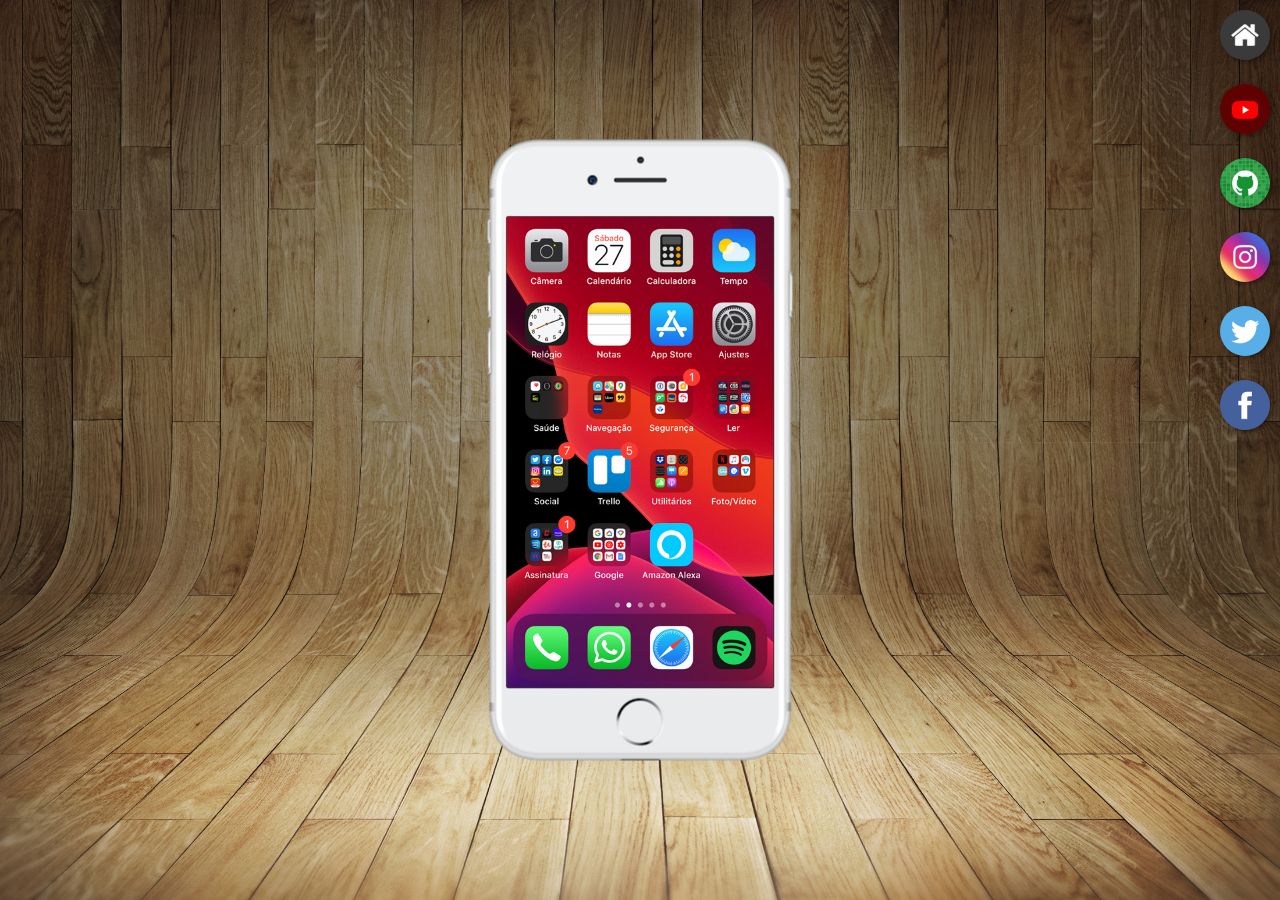
<file: index.html>
<!DOCTYPE html>
<html lang="pt-br">
<head>
    <meta charset="UTF-8">
    <meta http-equiv="X-UA-Compatible" content="IE=edge">
    <meta name="viewport" content="width=device-width, initial-scale=1.0">
    <link rel="stylesheet" href="estilos/style.css">
    <link rel="shortcut icon" href="imagens/favicon.ico" type="image/x-icon">
    <title>Projeto Redes Sociais</title>
</head>
<body>
    <main>
        <section id="telefone">
            <iframe name="tela" id="tela" src="home.html" frameborder="0">
                Seu navegador não é compativel com esse recurso.
            </iframe>
        </section>
        <section id="redes-sociais">

            <a href="home.html" target="tela"><img src="imagens/logo-home.jpg" alt="Home"></a><br>
            <a href="youtube.html" target="tela"><img src="imagens/logo-youtube.jpg" alt="YouTube"></a><br>
            <a href="github.html" target="tela"><img src="imagens/logo-github.jpg" alt="GitHub"></a><br>
            <a href="instagram.html" target="tela"><img src="imagens/logo-instagram.jpg" alt="Instagram"></a><br>
            <a href="twitter.html" target="tela"><img src="imagens/logo-twitter.jpg" alt="Twitter"></a><br>
            <a href="facebook.html" target="tela"><img src="imagens/logo-facebook.jpg" alt="FaceBook"></a>

        </section>
    </main>
</body>
</html>
</file>
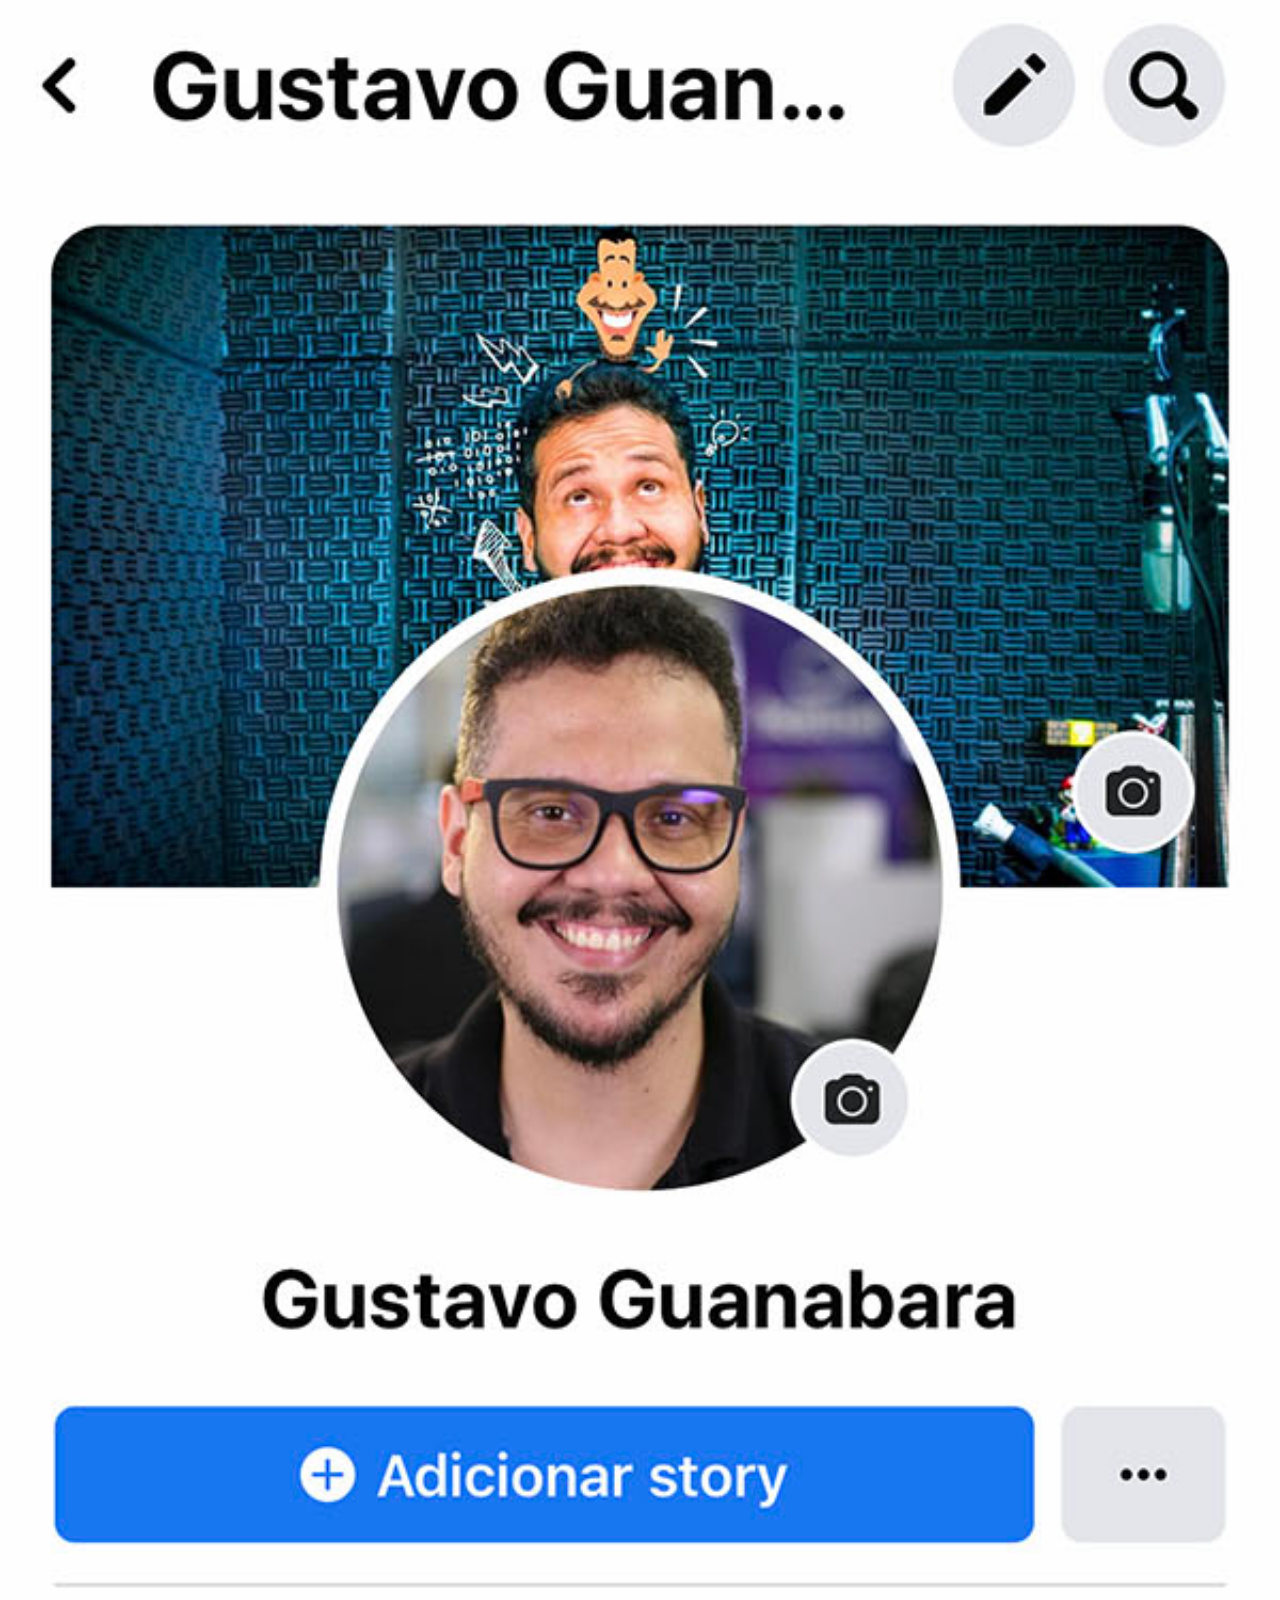
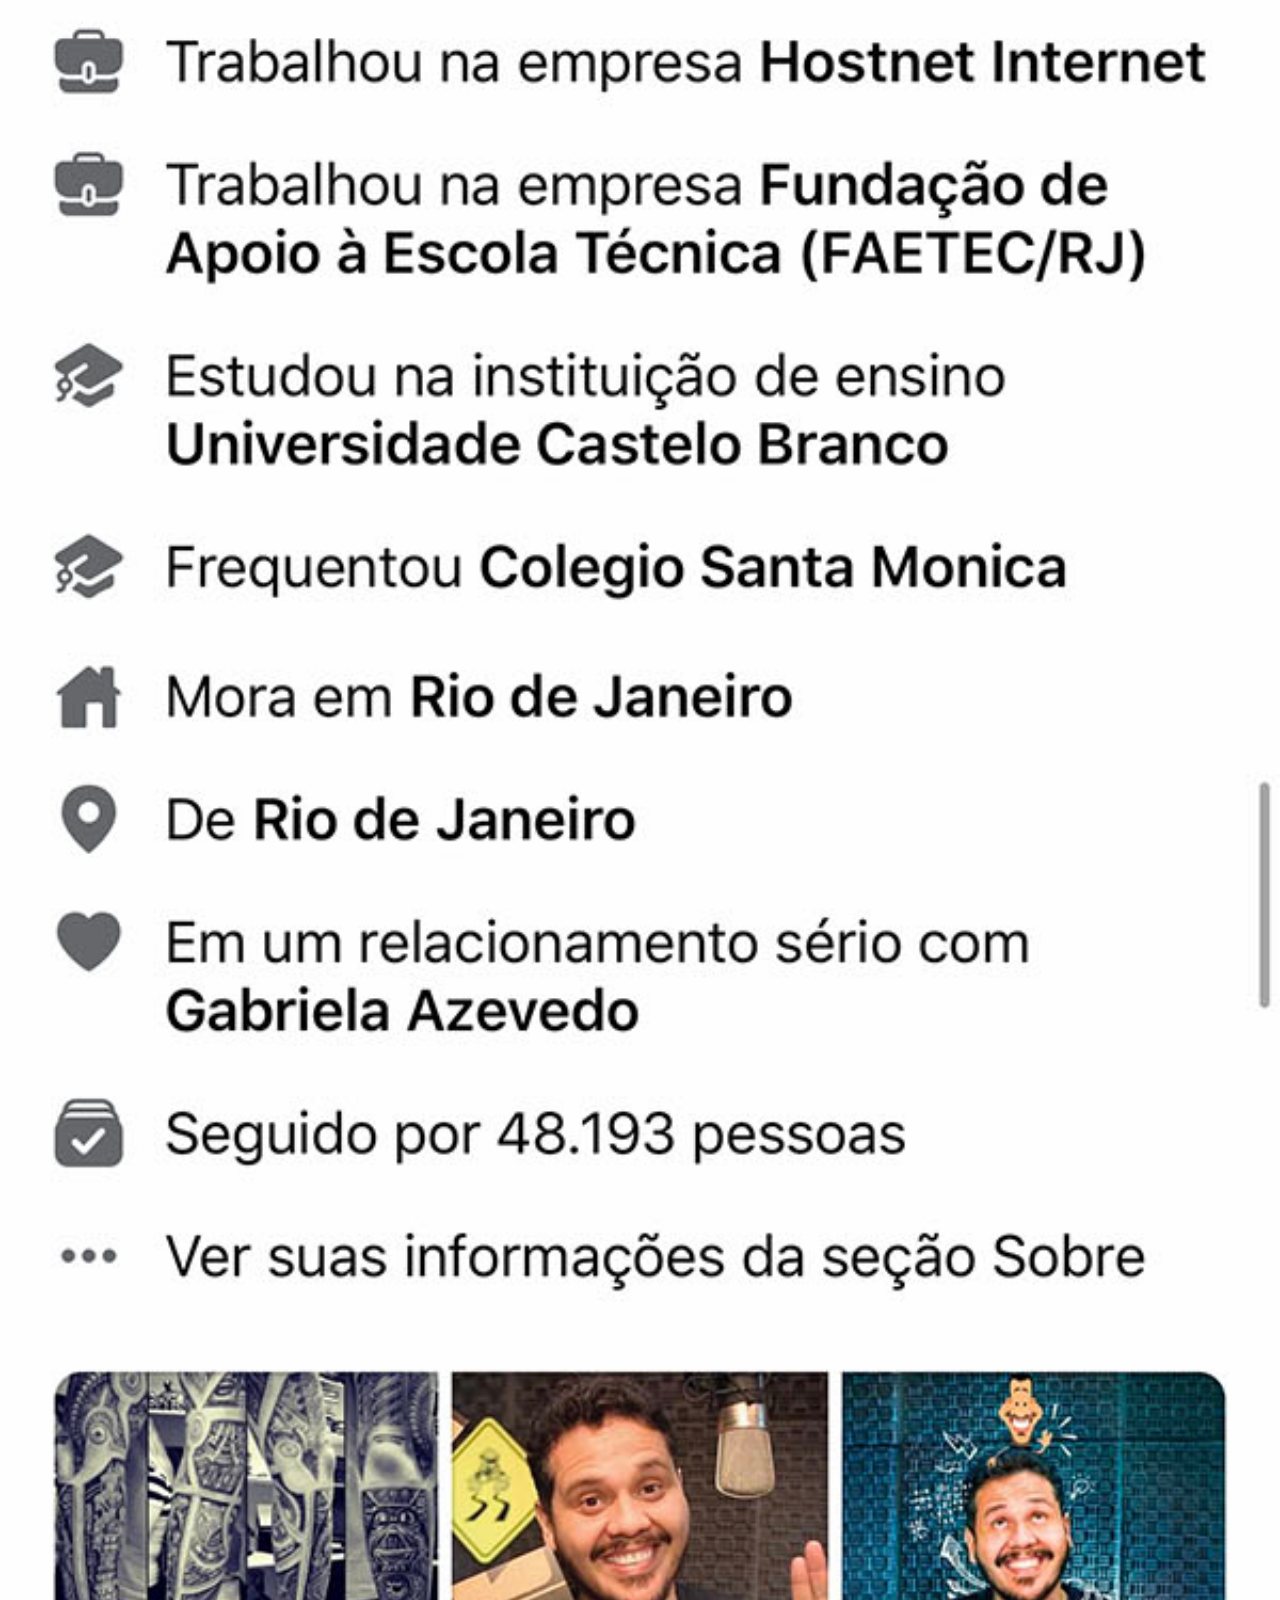
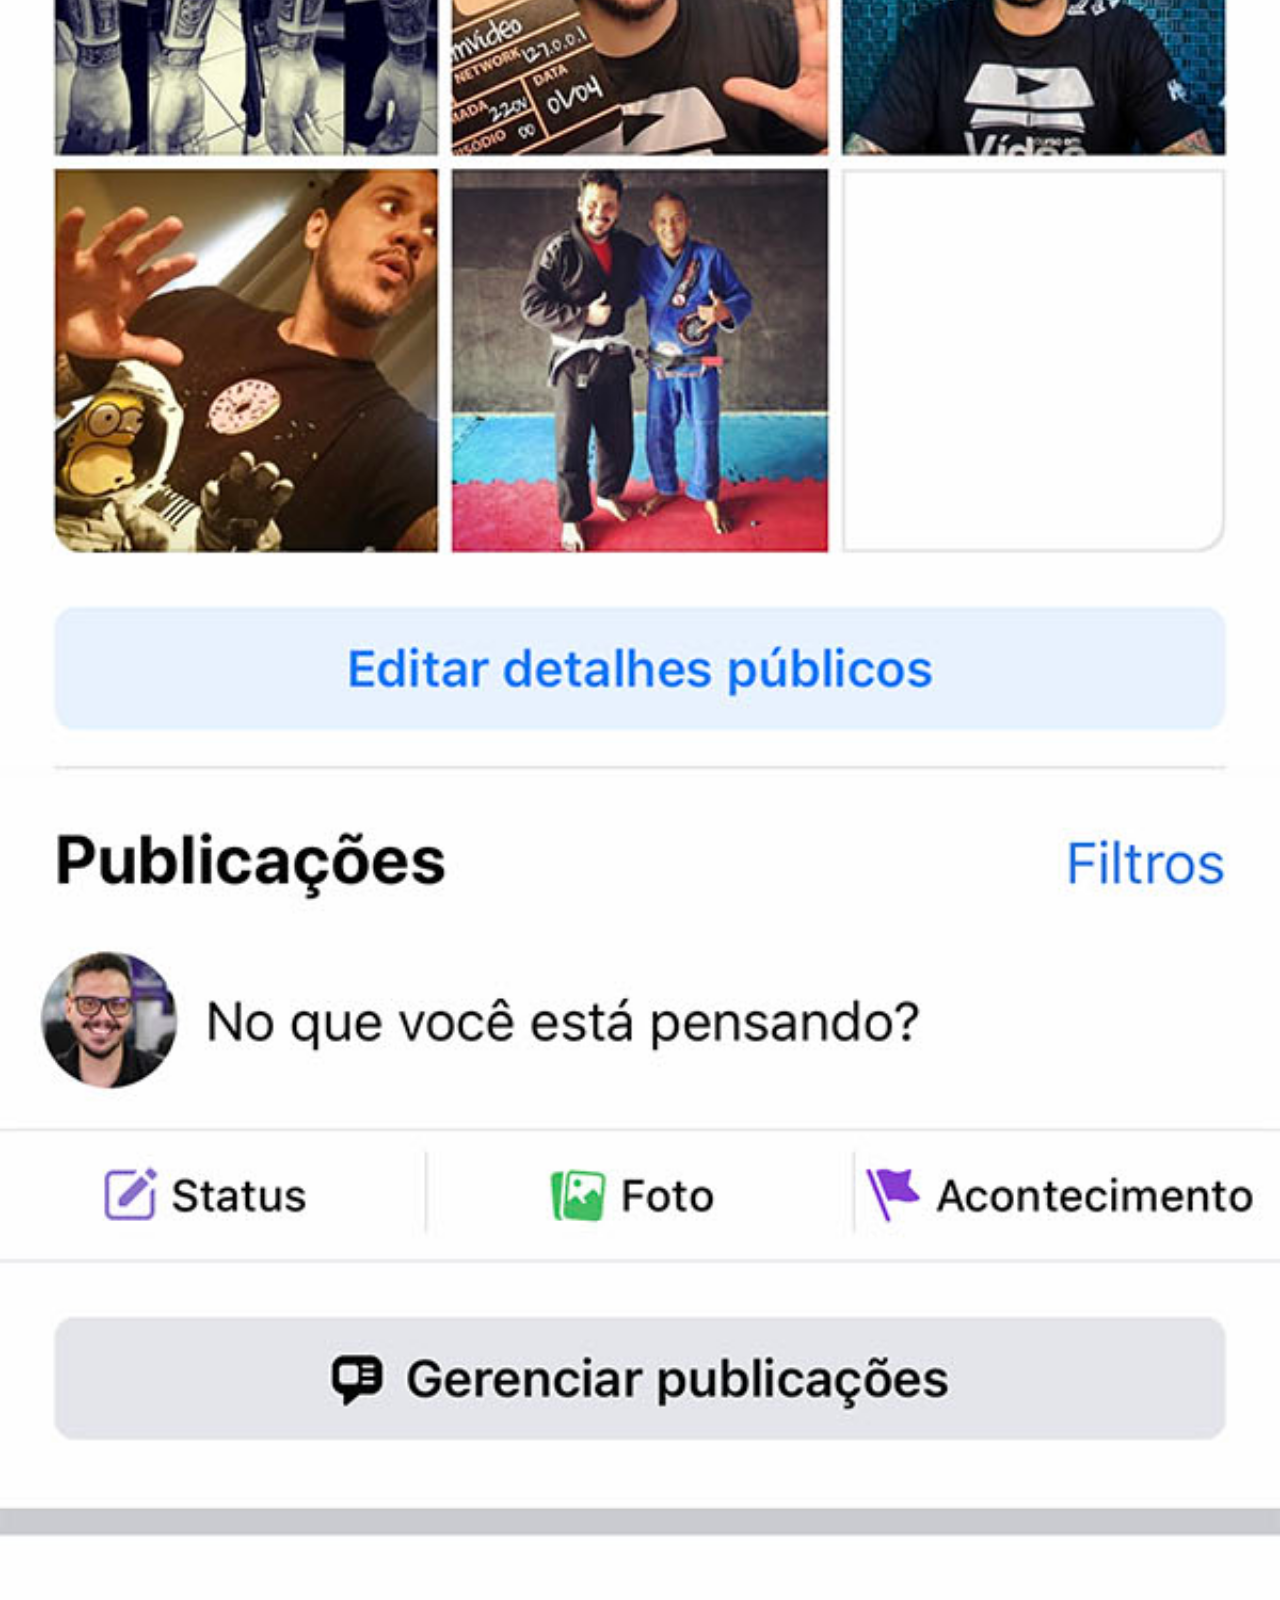
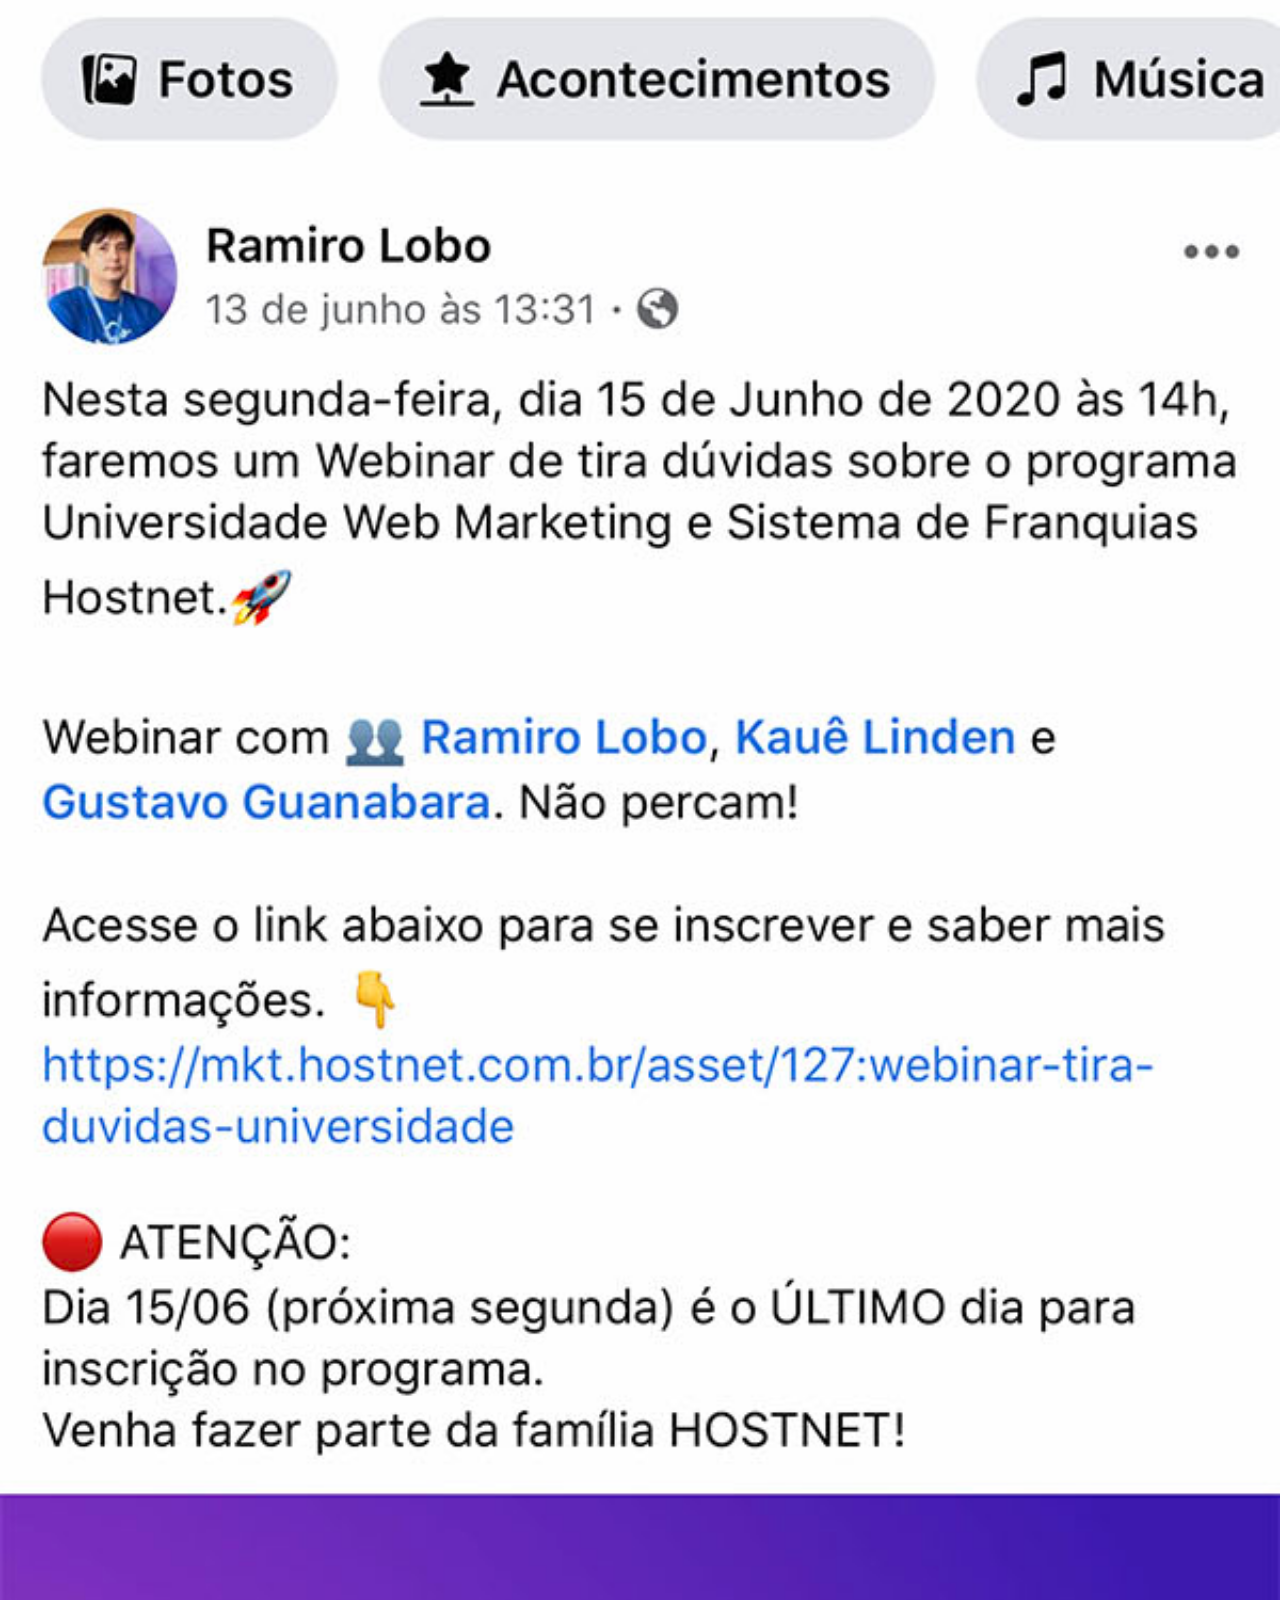
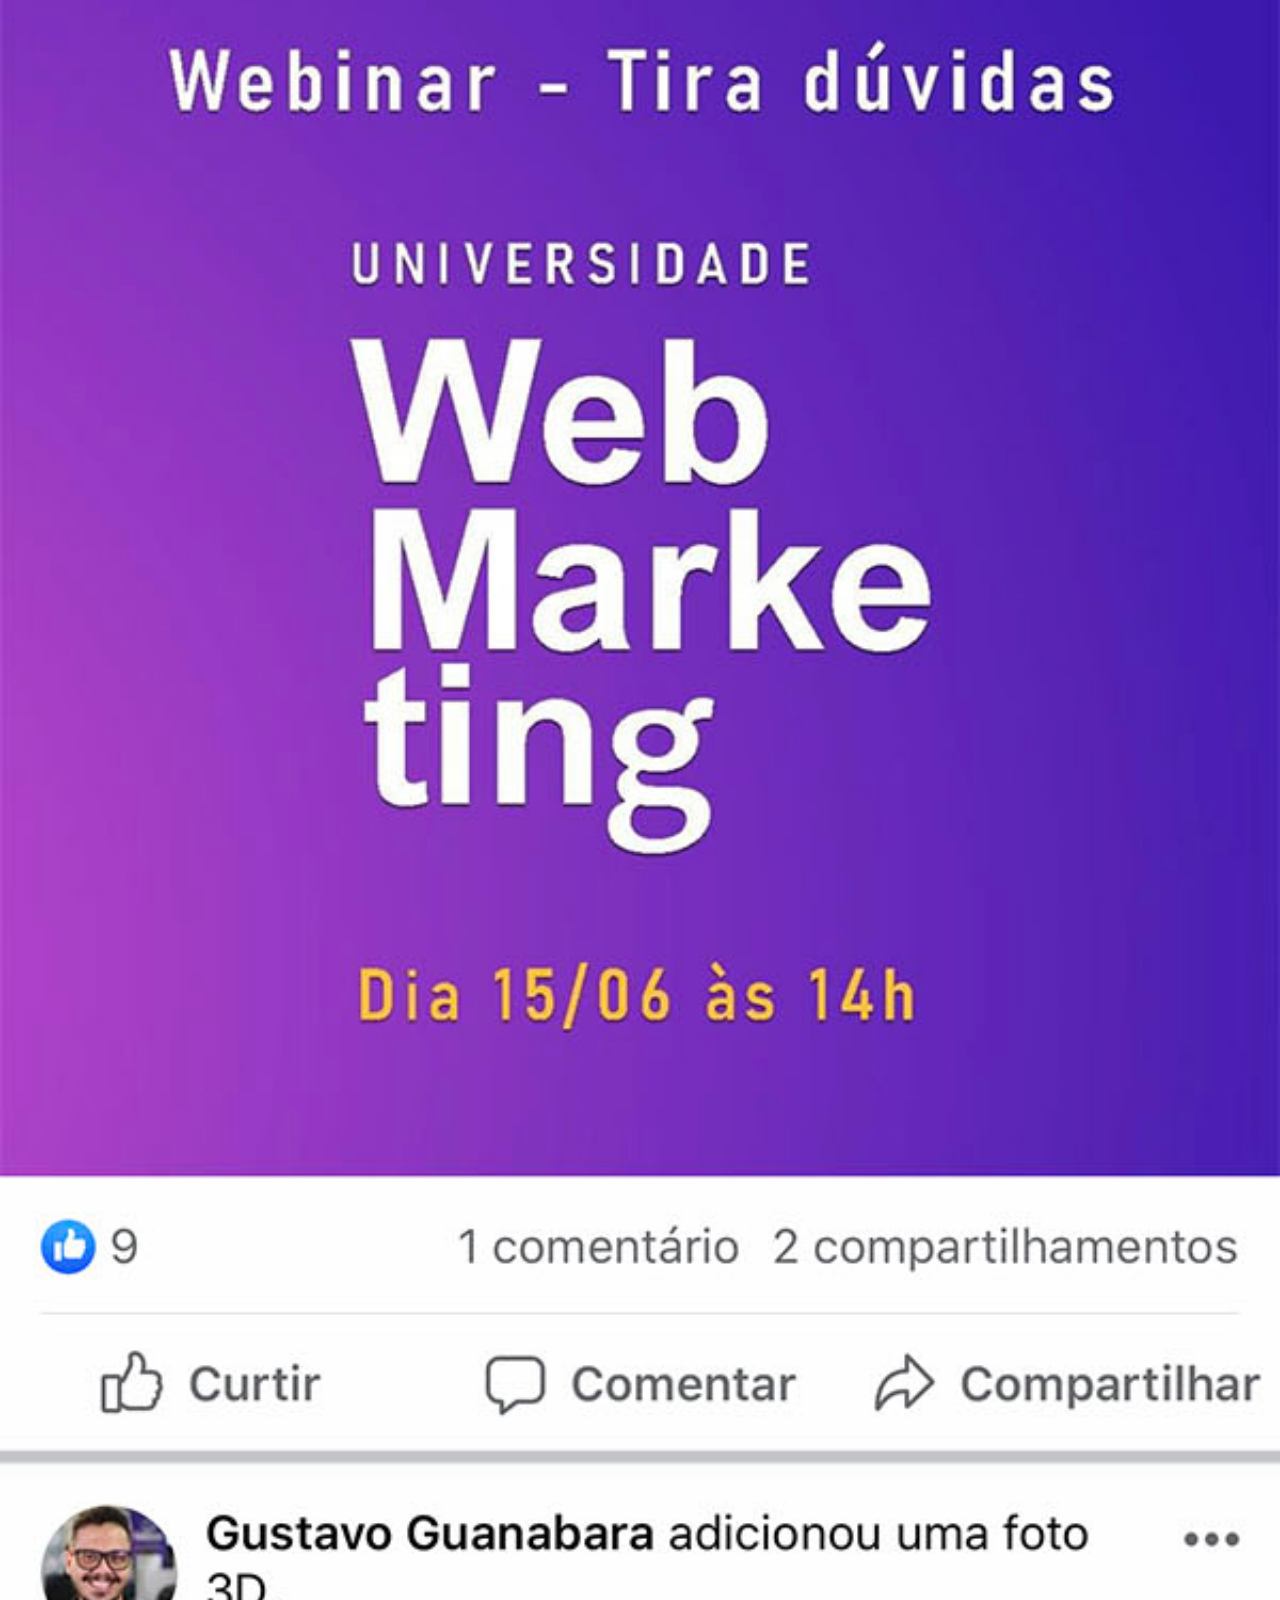
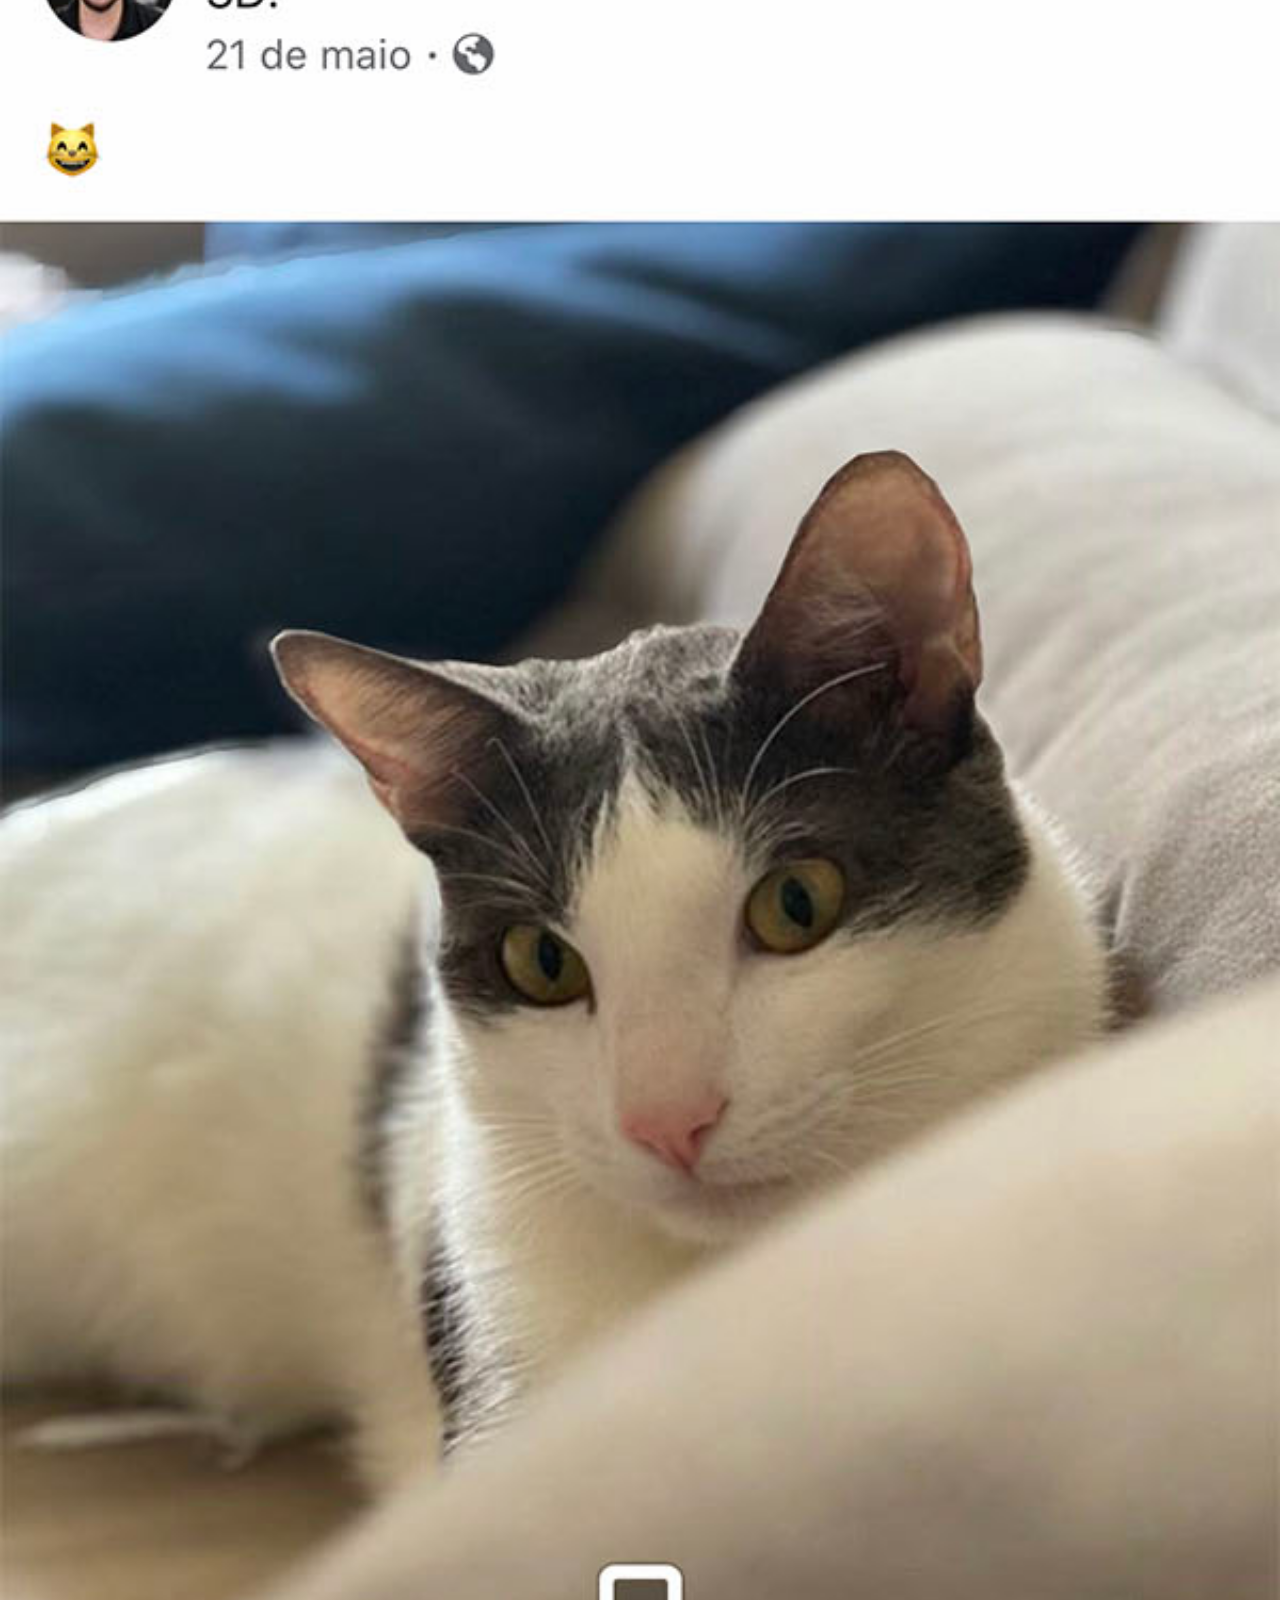
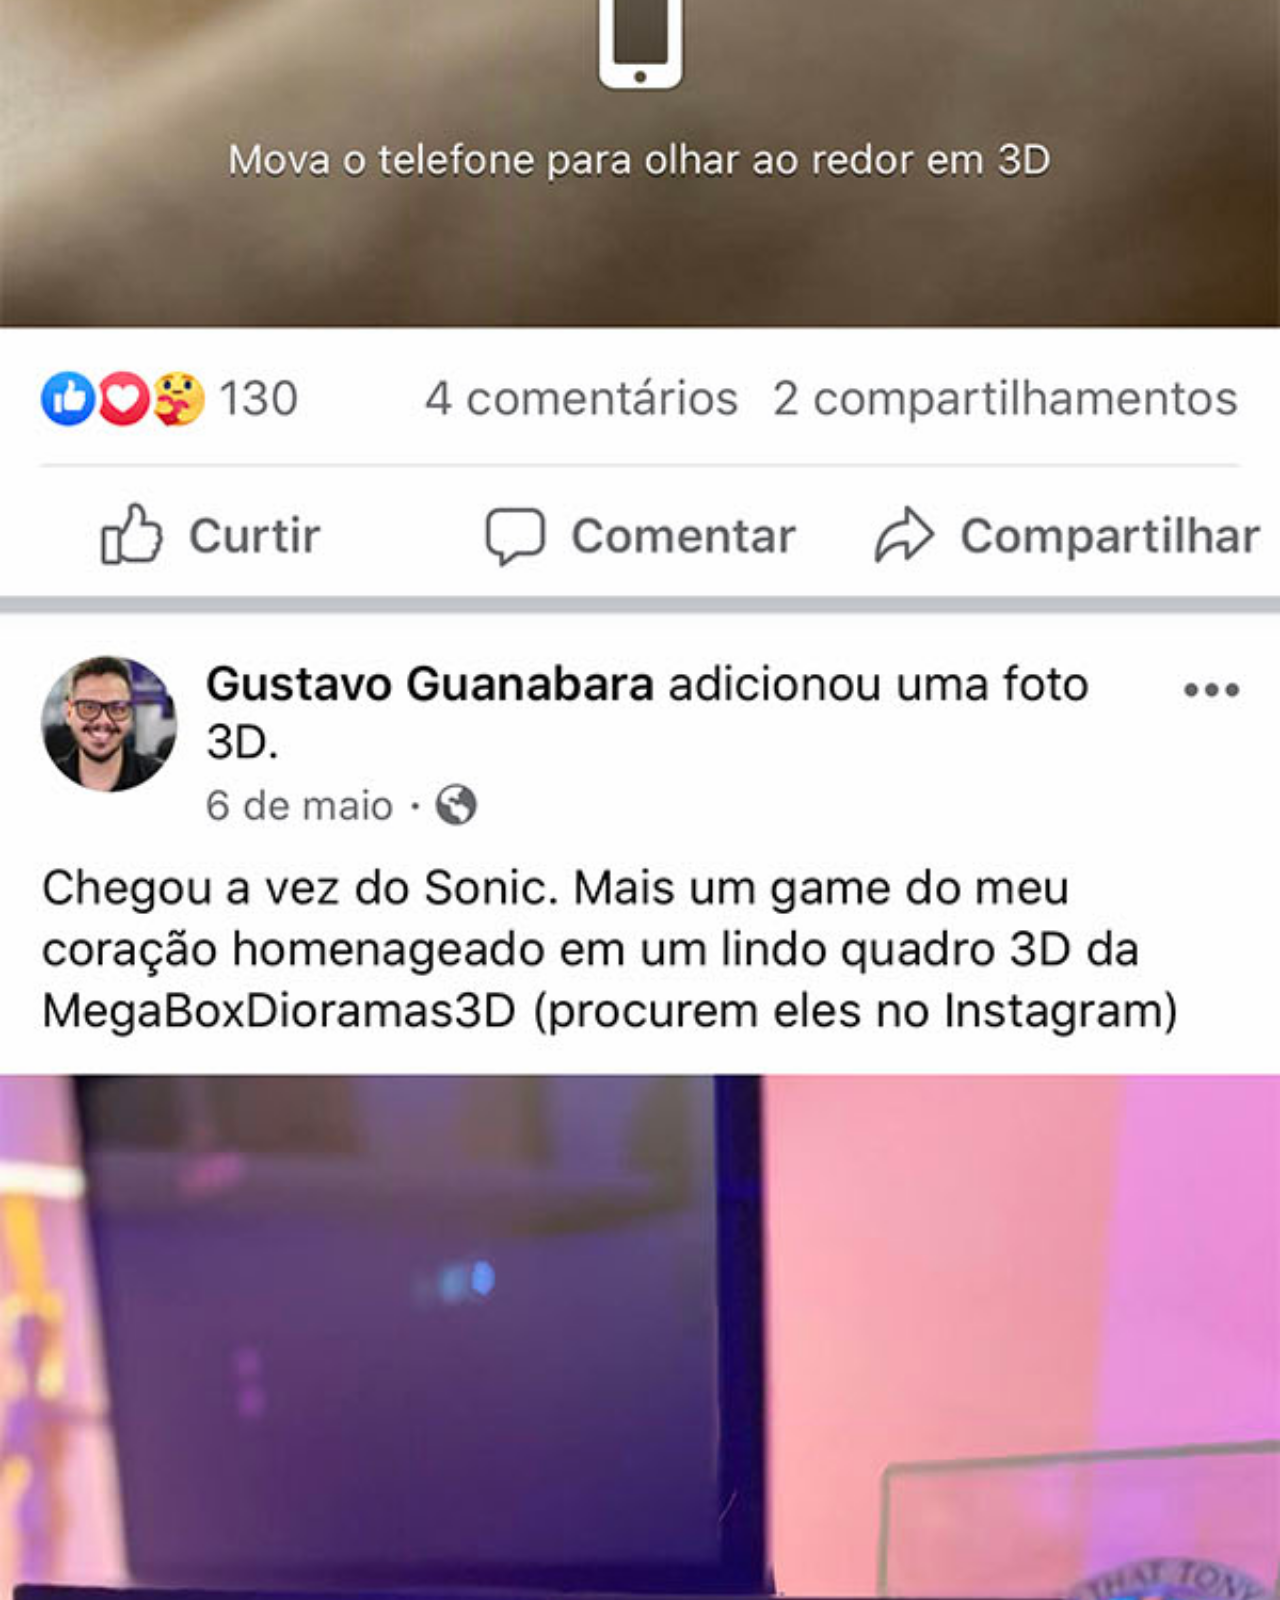
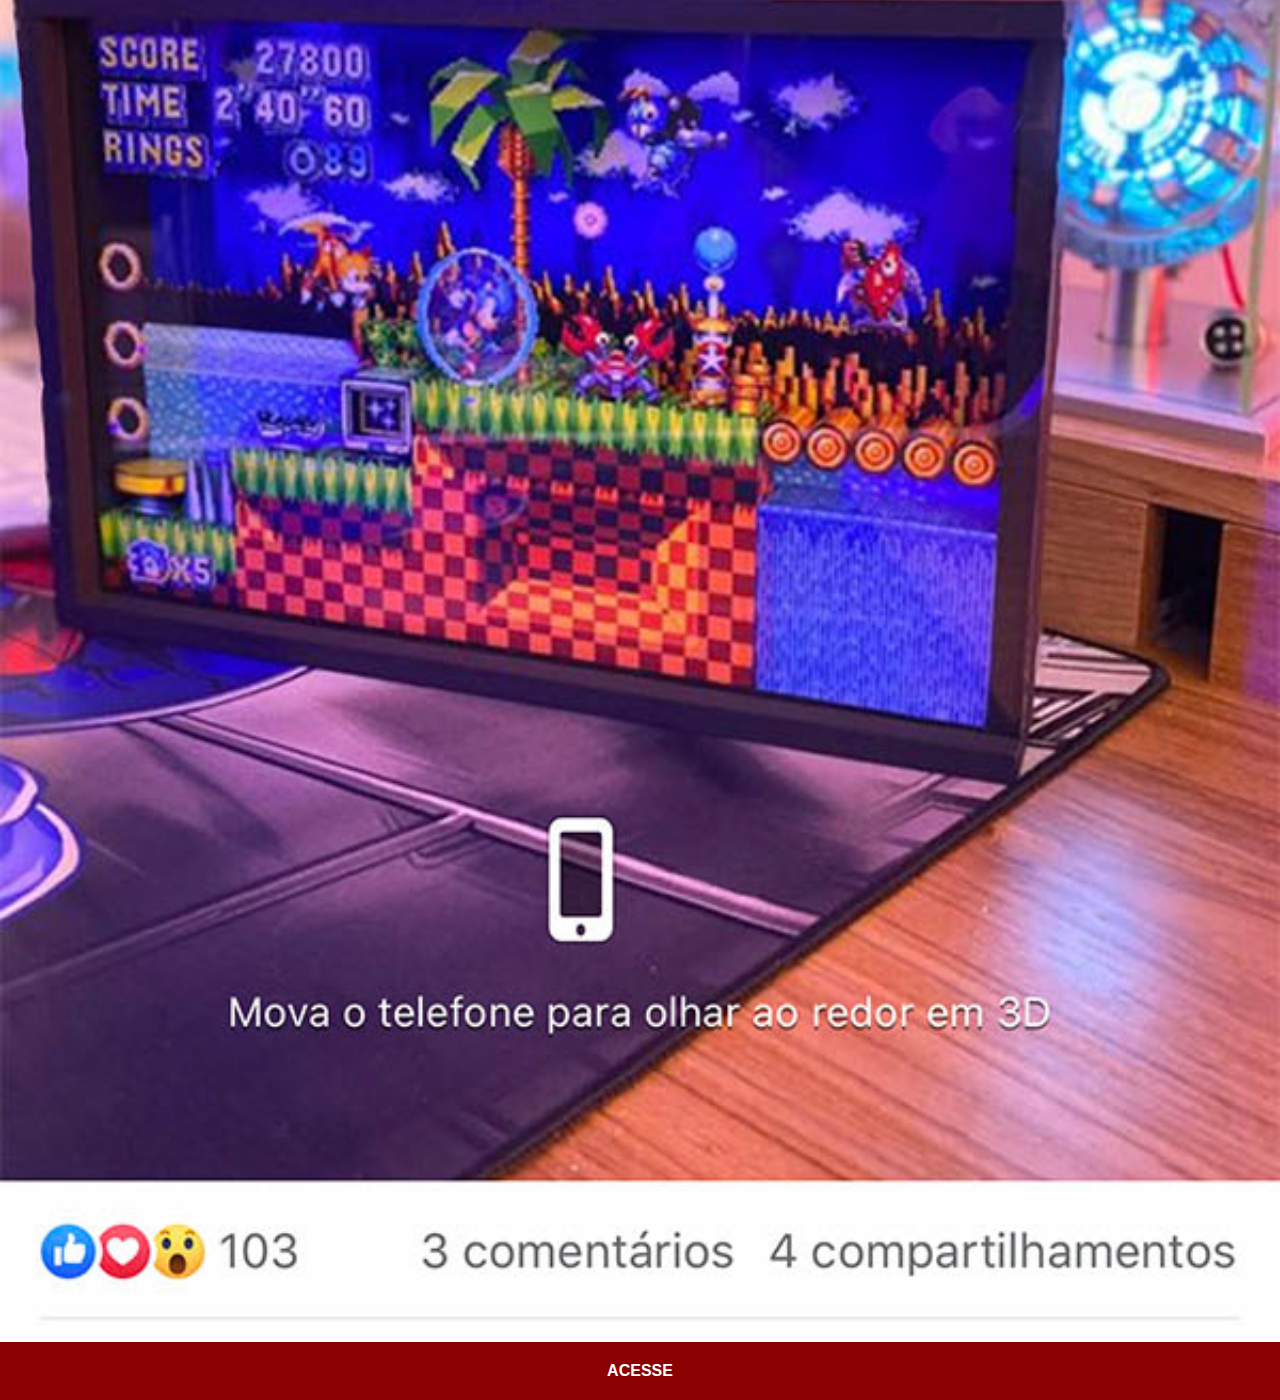
<file: facebook.html>
<!DOCTYPE html>
<html lang="pt=br">
<head>
    <meta charset="UTF-8">
    <meta http-equiv="X-UA-Compatible" content="IE=edge">
    <meta name="viewport" content="width=device-width, initial-scale=1.0">
    <title>Facebook</title>
    <link rel="stylesheet" href="estilos/social.css">
</head>
<body>
    <img src="imagens/tela-facebook.jpg" alt="Facebook">
    <a href="https://www.tiktok.com/@cursoemvideo" target="_blank">ACESSE</a>
</body>
</html>
</file>
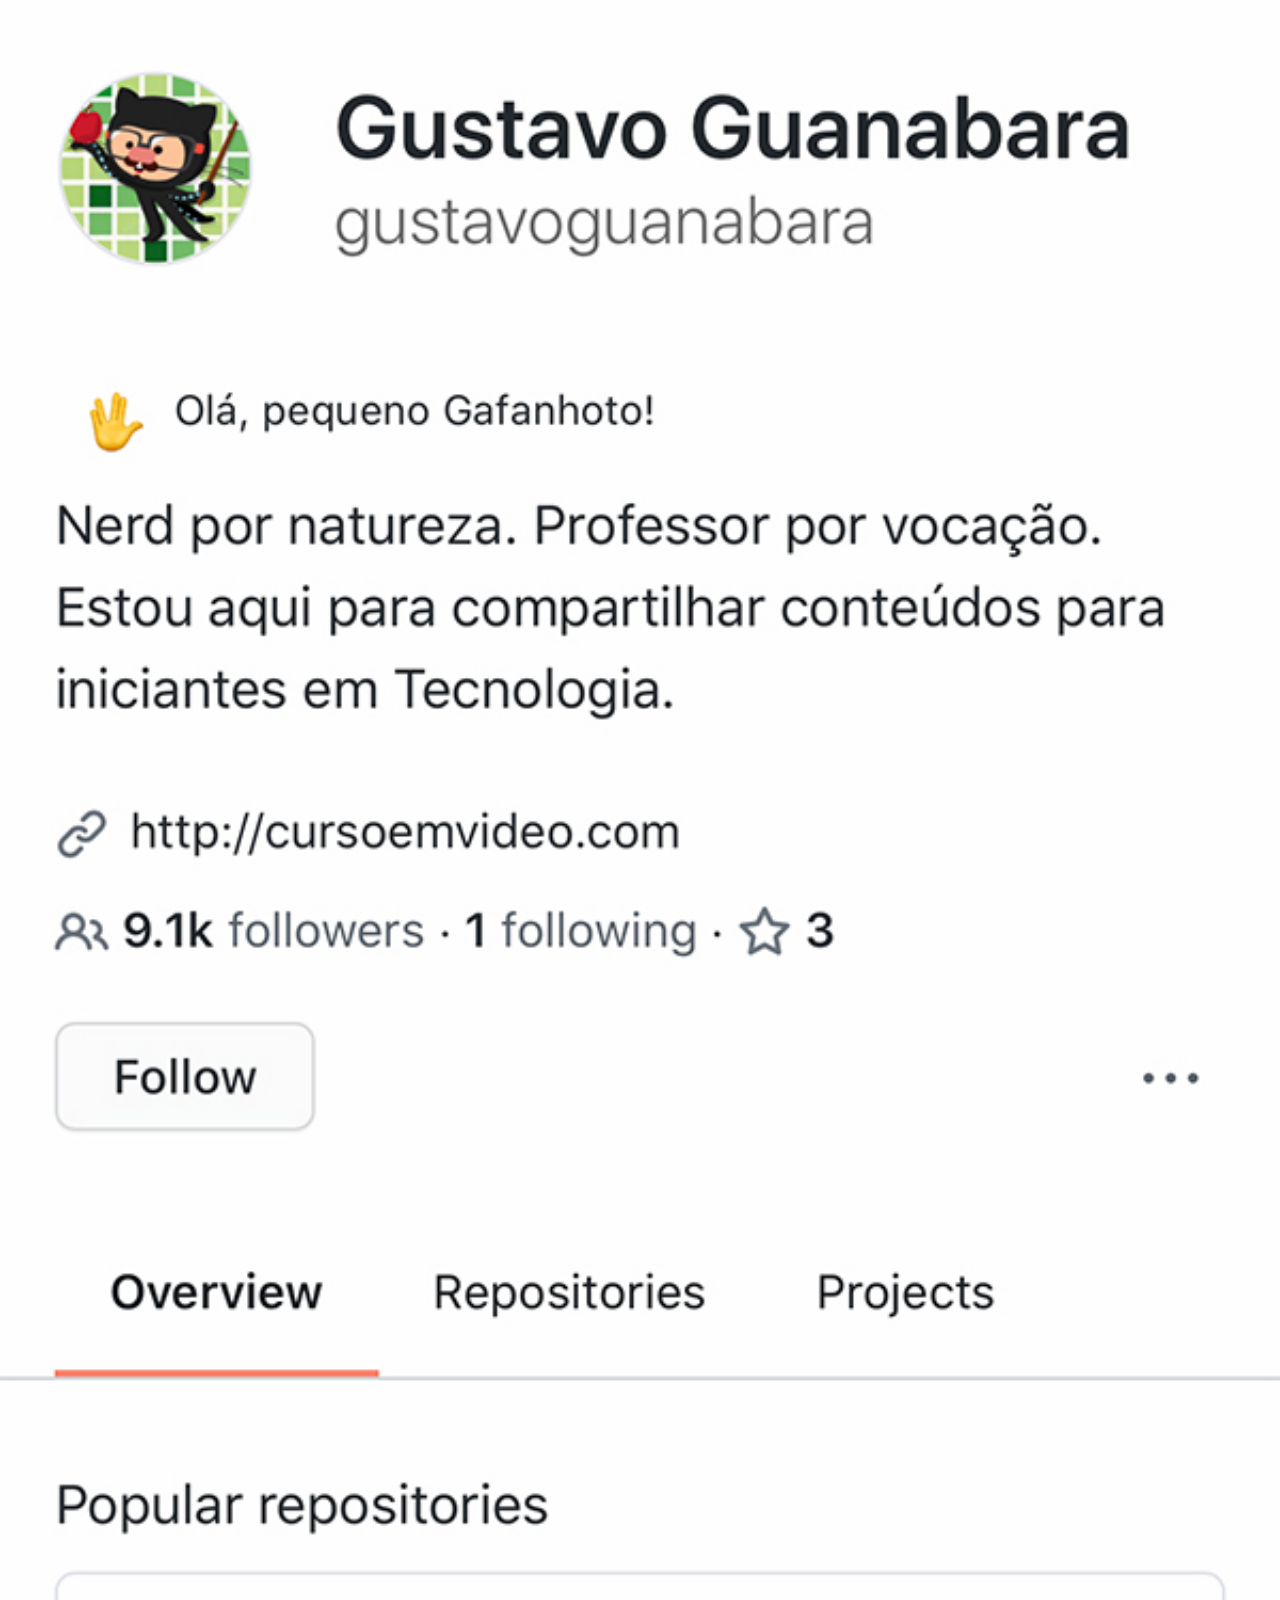
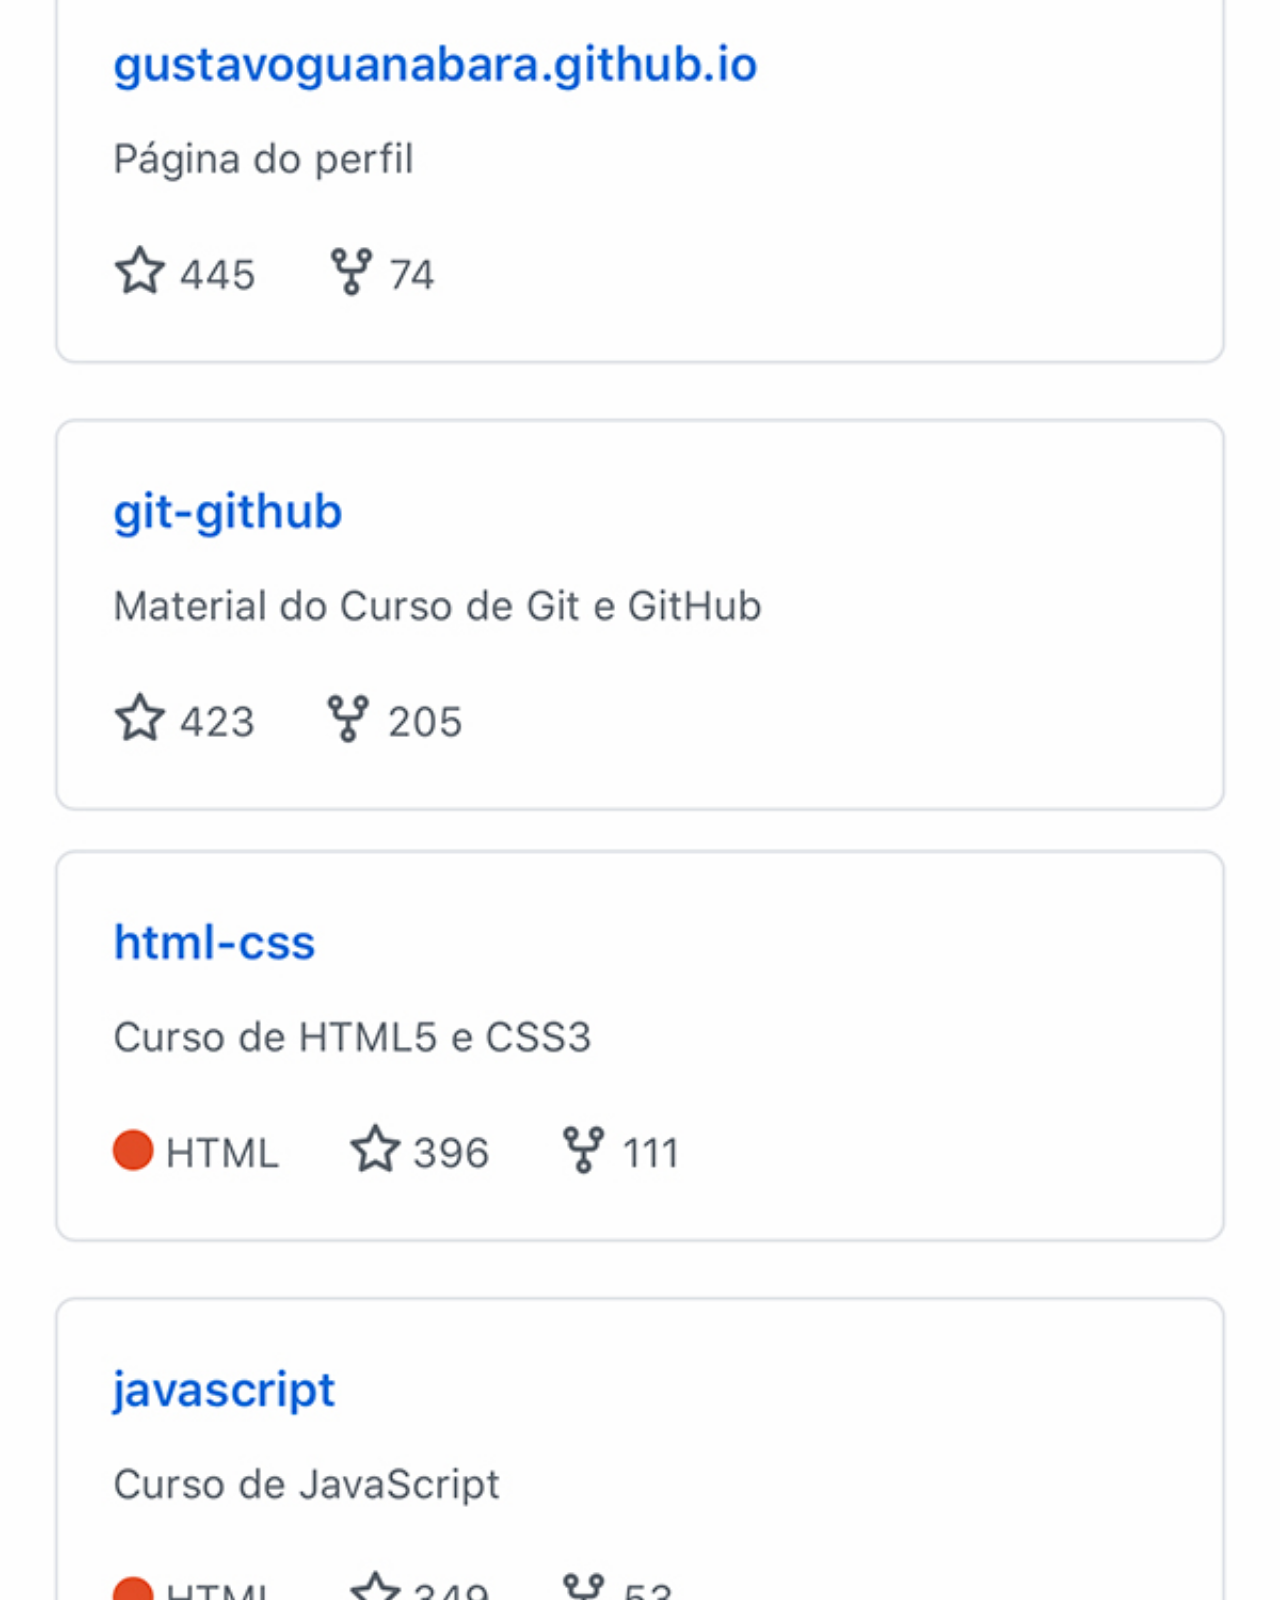
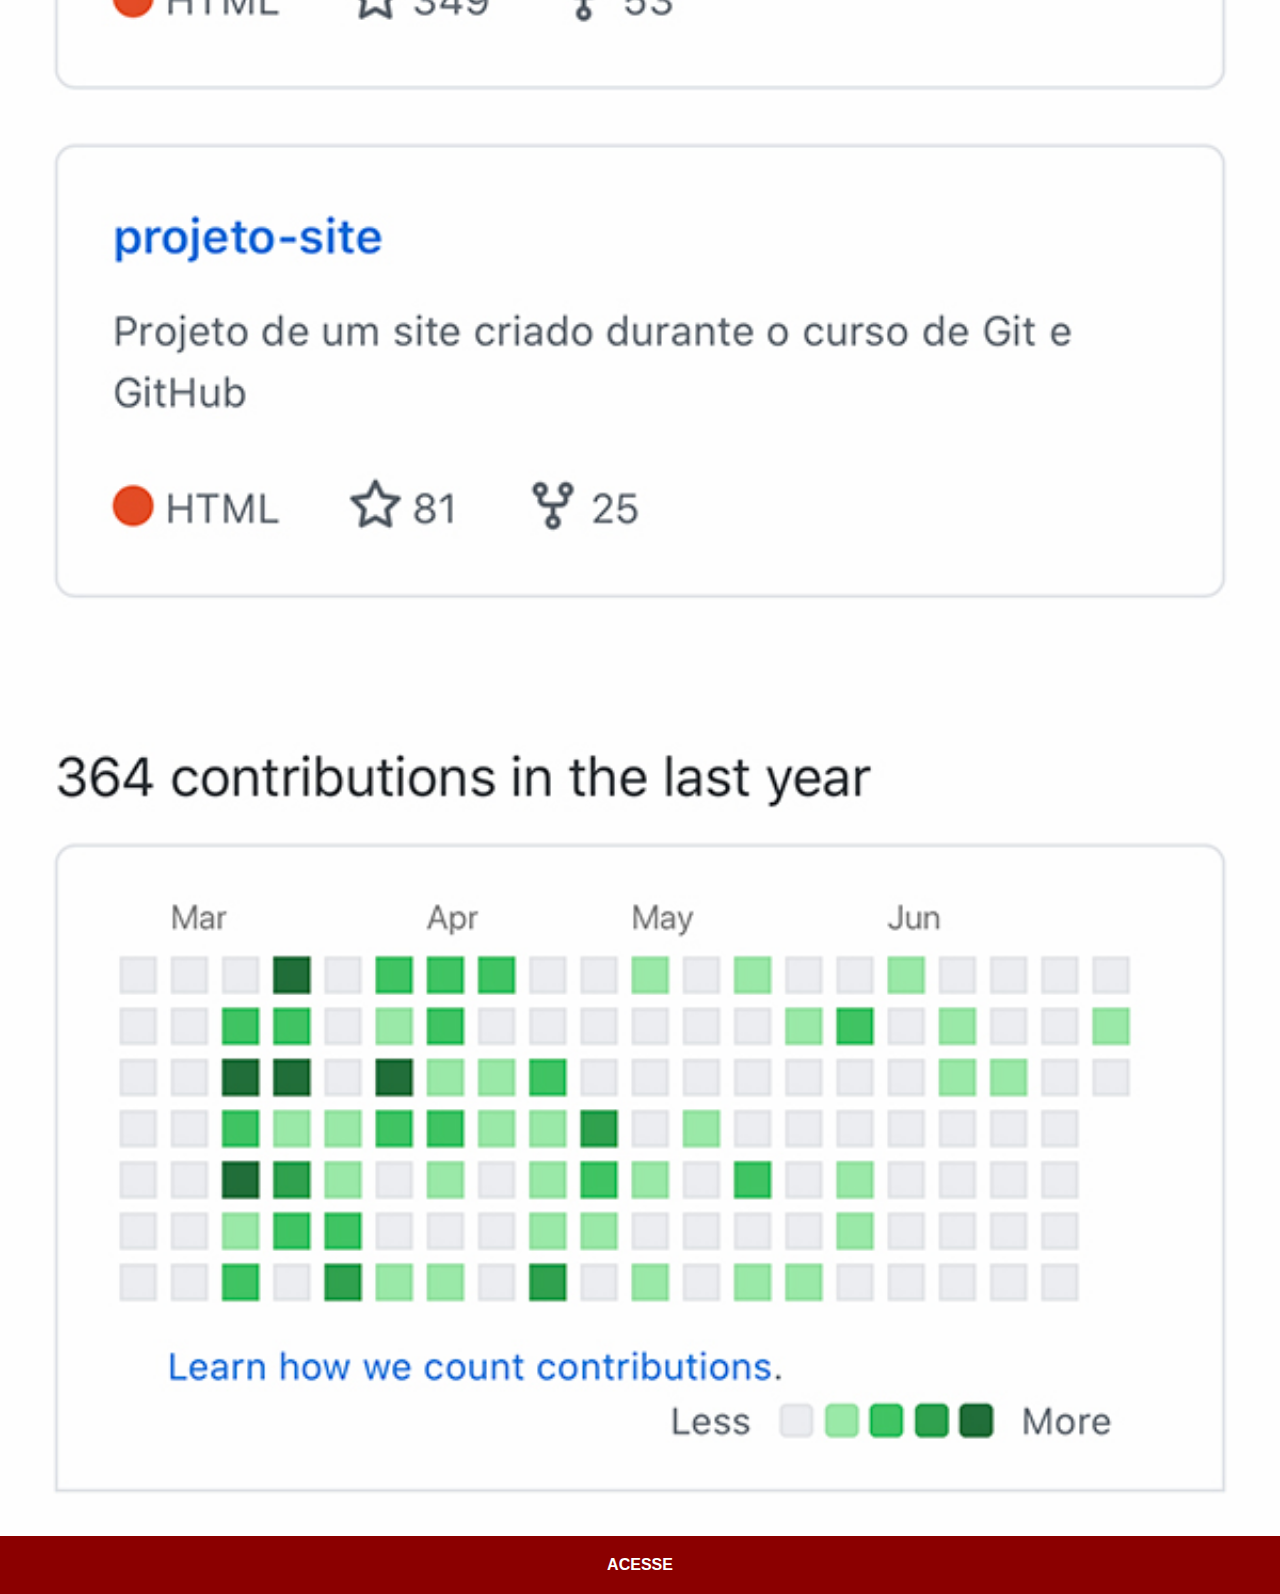
<file: github.html>
<!DOCTYPE html>
<html lang="pt=br">
<head>
    <meta charset="UTF-8">
    <meta http-equiv="X-UA-Compatible" content="IE=edge">
    <meta name="viewport" content="width=device-width, initial-scale=1.0">
    <title>GitHub</title>
    <link rel="stylesheet" href="estilos/social.css">
</head>
<body>
    <img src="imagens/tela-github.jpg" alt="GitHub">
    <a href="https://github.com/gustavoguanabara" target="_blank">ACESSE</a>
</body>
</html>
</file>
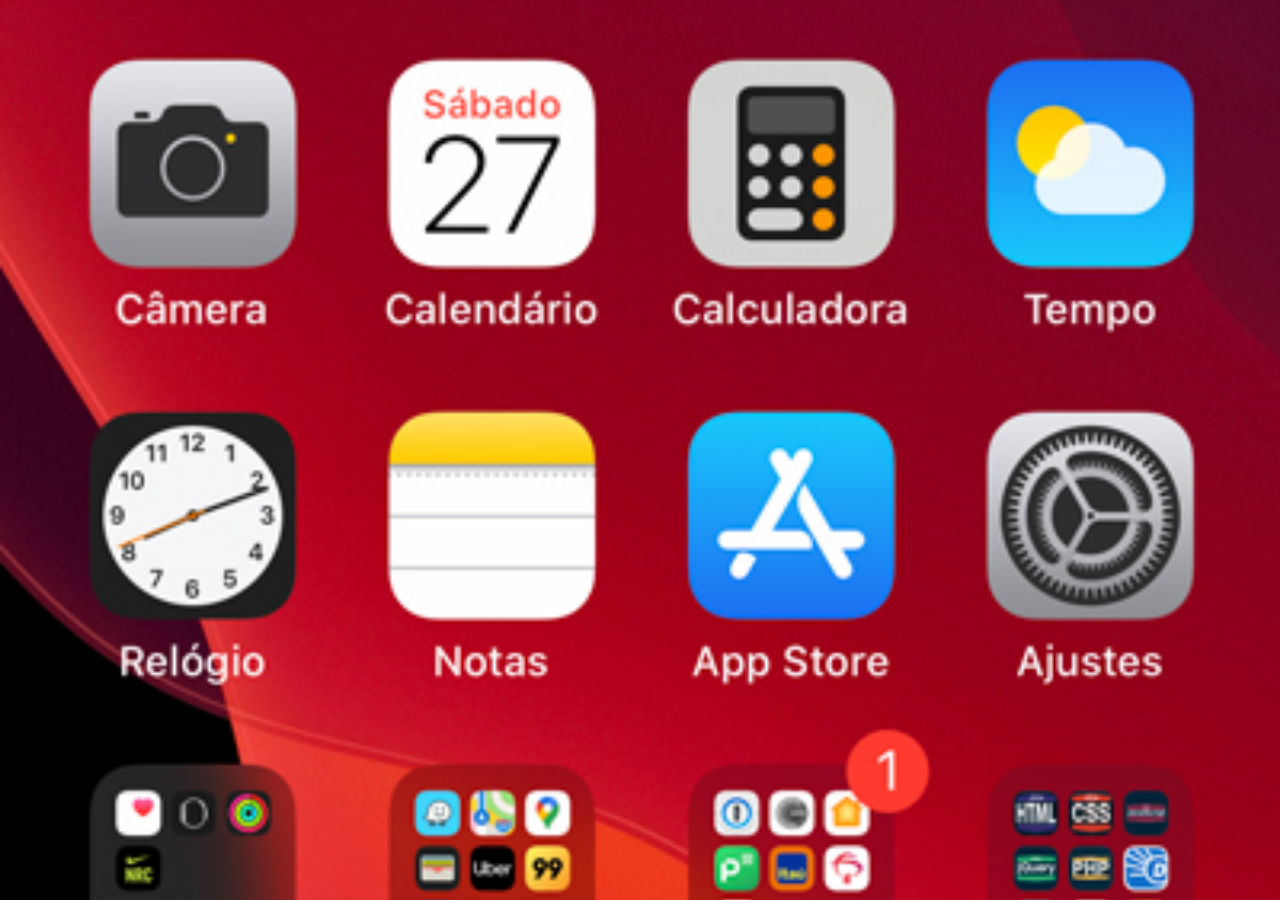
<file: home.html>
<!DOCTYPE html>
<html lang="pt-br">
<head>
    <meta charset="UTF-8">
    <meta http-equiv="X-UA-Compatible" content="IE=edge">
    <meta name="viewport" content="width=device-width, initial-scale=1.0">
    <title>Home</title>
    <style>
        * { 
           margin: 0px;
           padding: 0px;
        }

        body {
            width: 100vw;
            height: 100vh;
            background: black url('imagens/tela-home.jpg') no-repeat top center;
            background-size: cover;
        }
    </style>
</head>
<body>
    
</body>
</html>
</file>
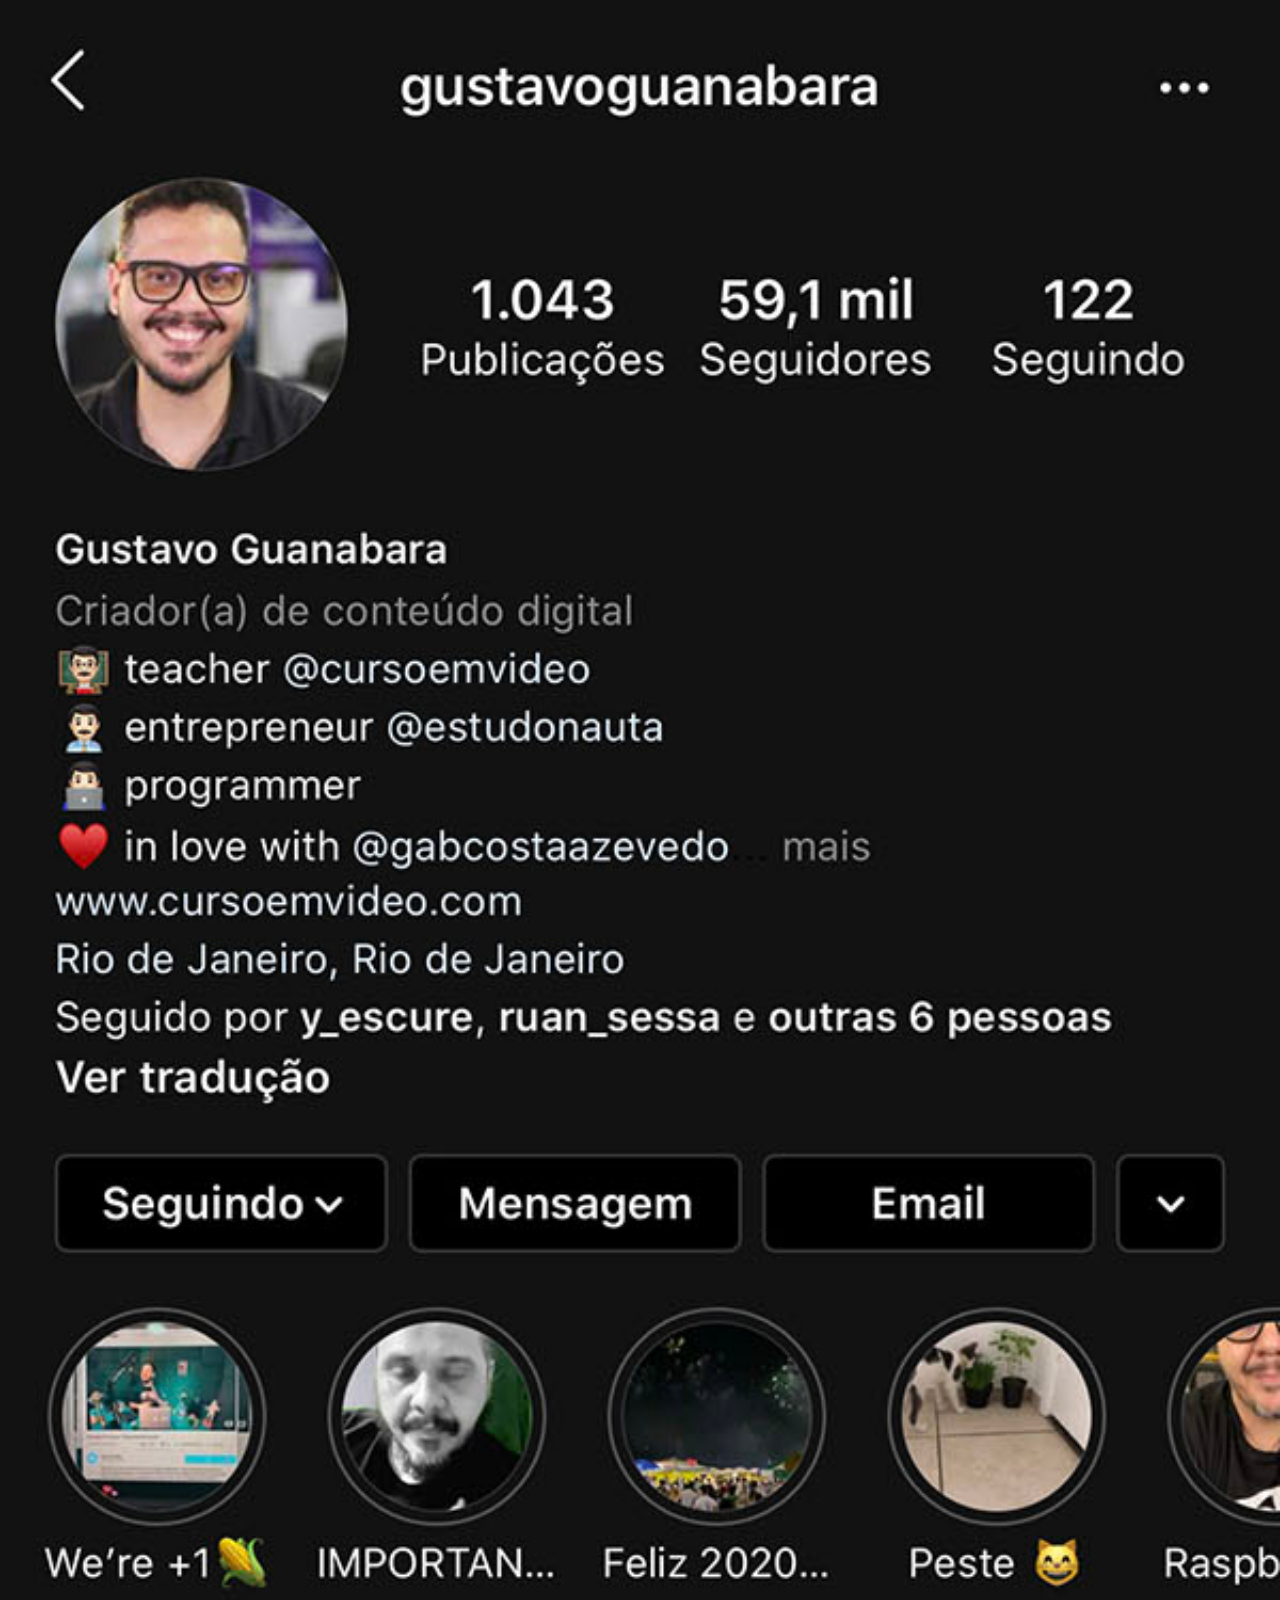
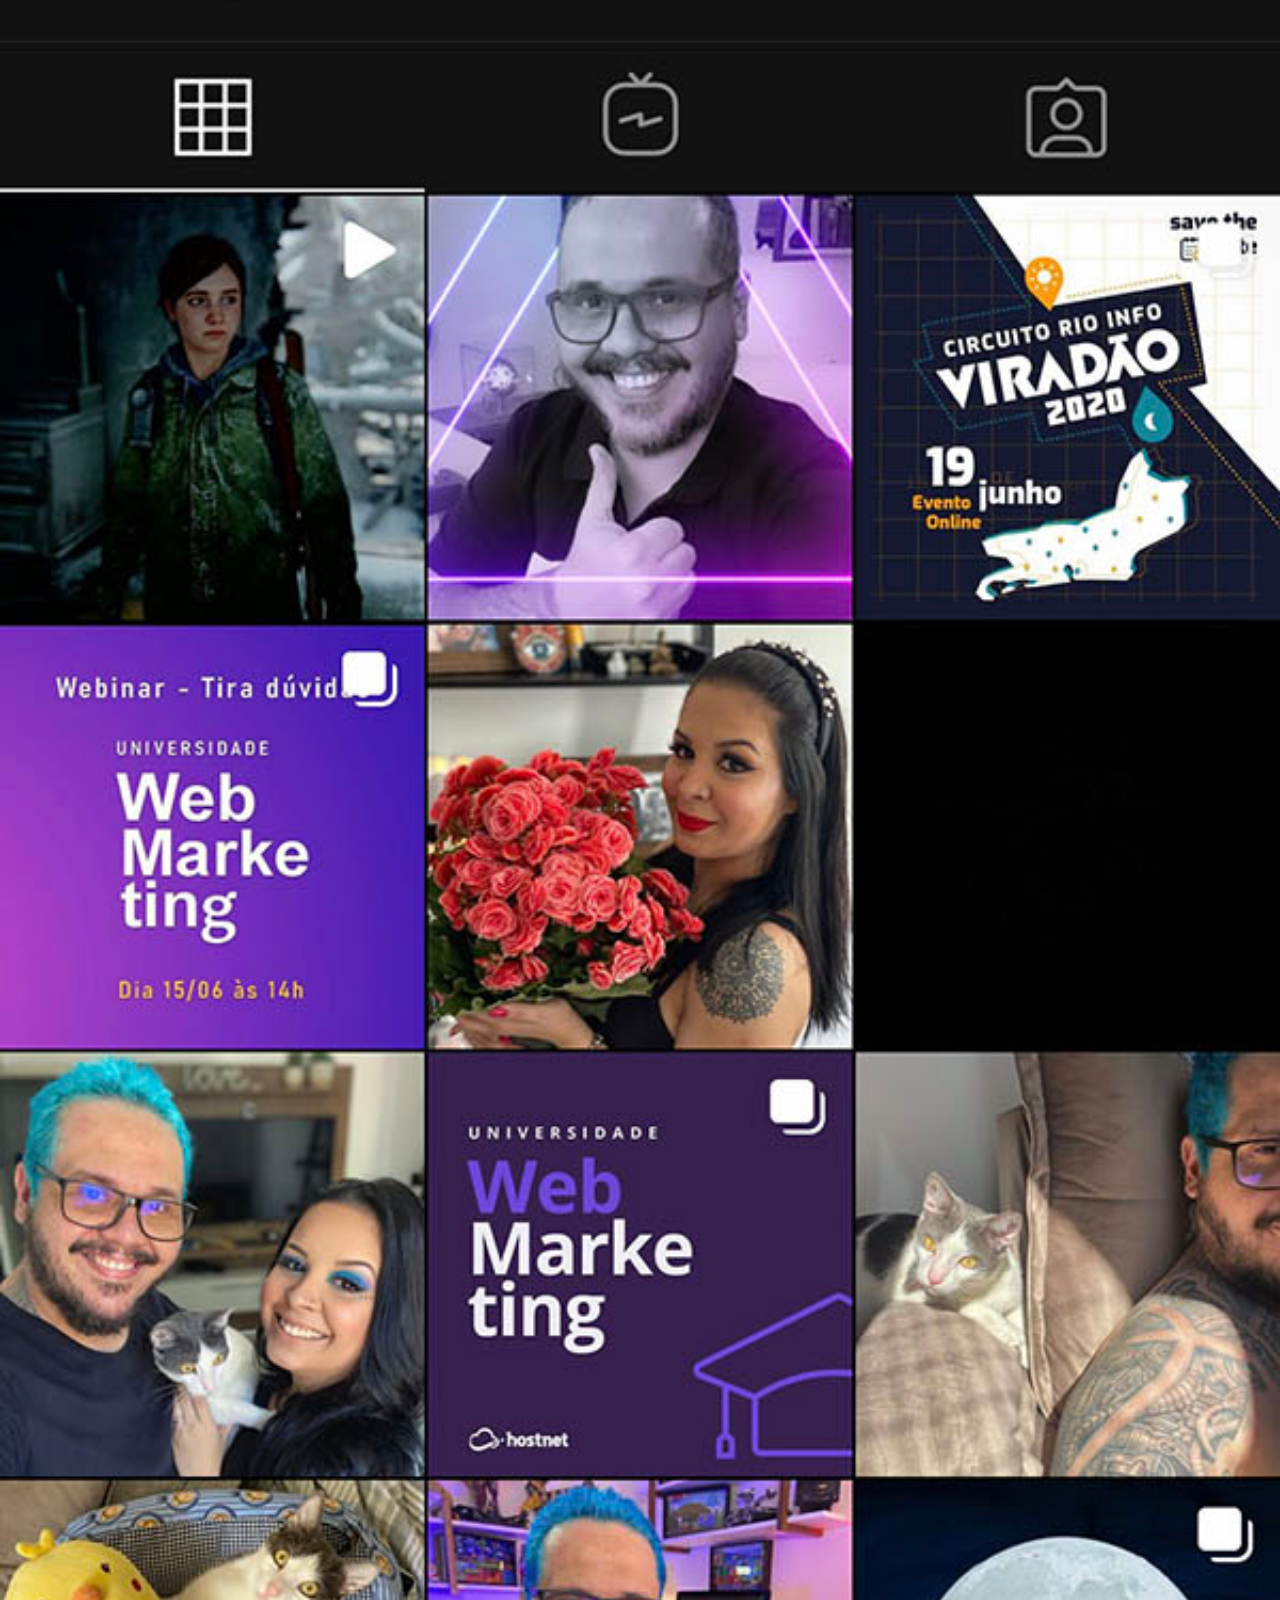
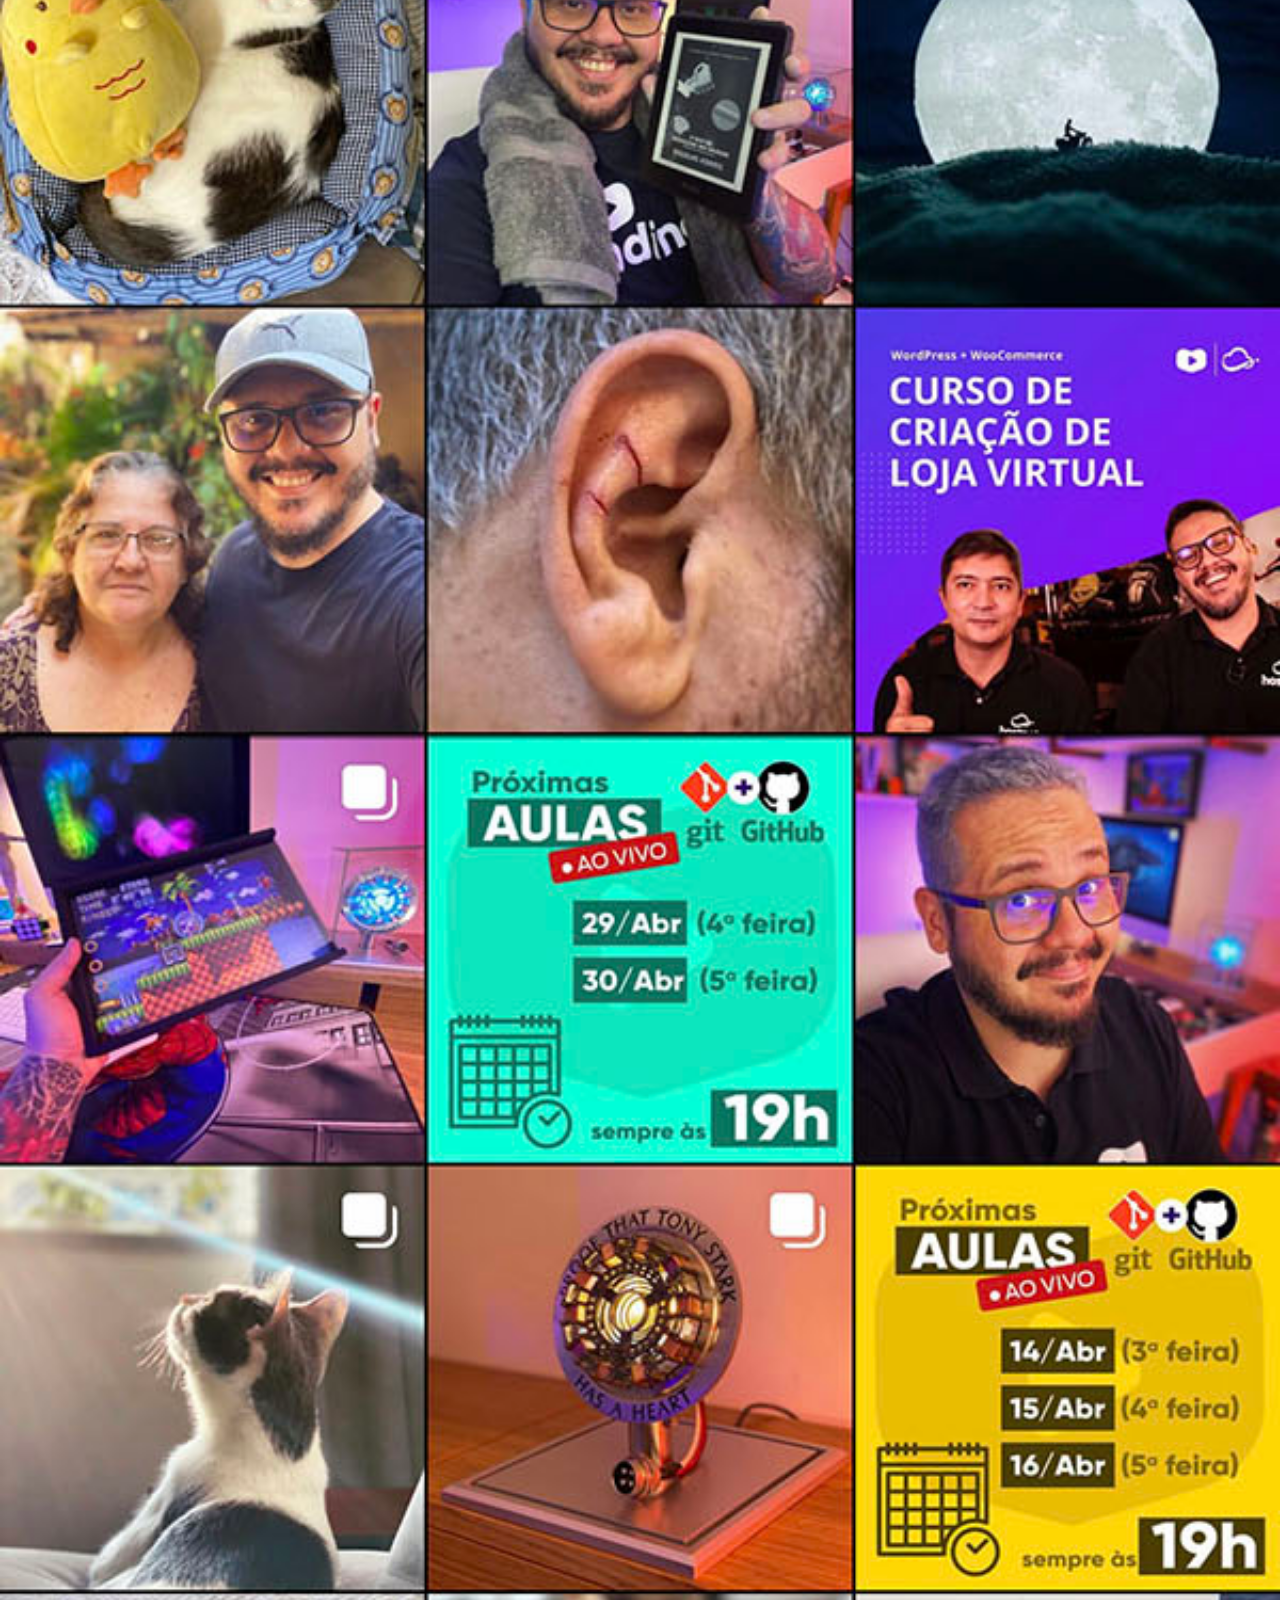
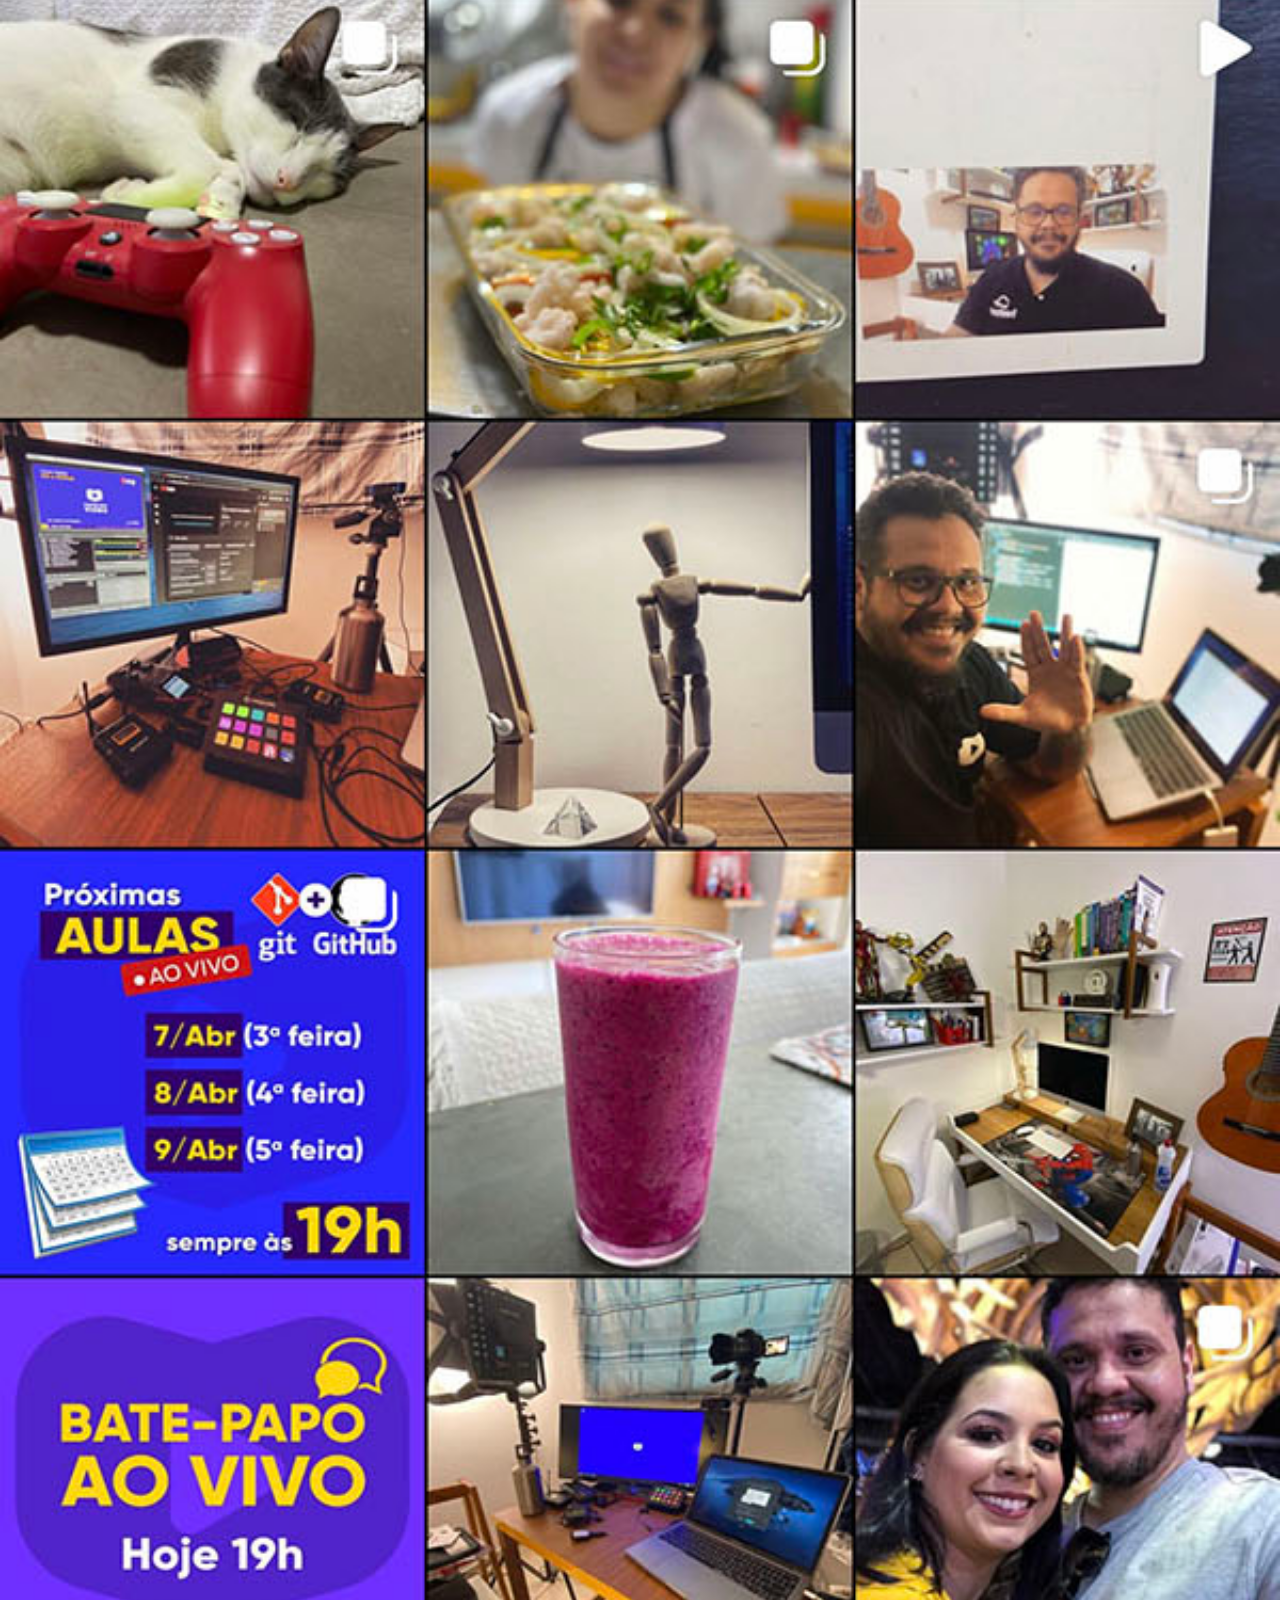
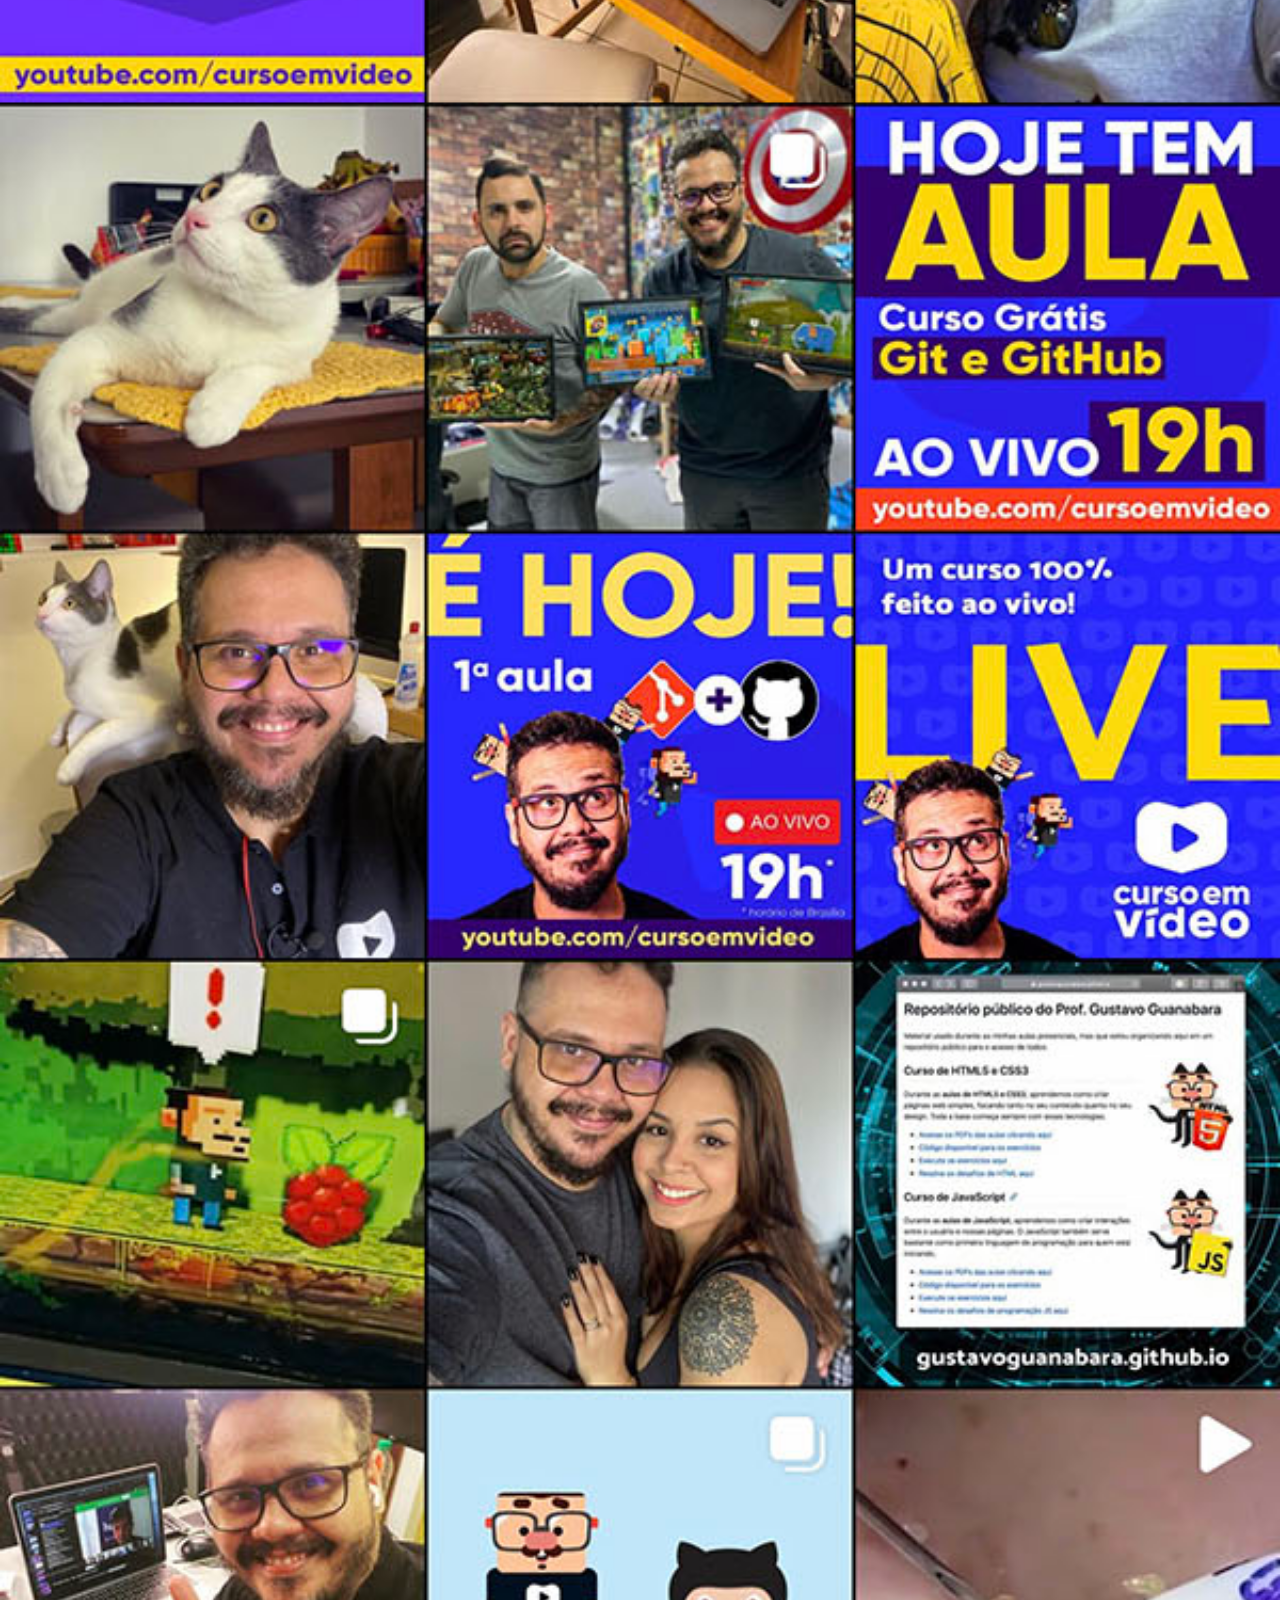
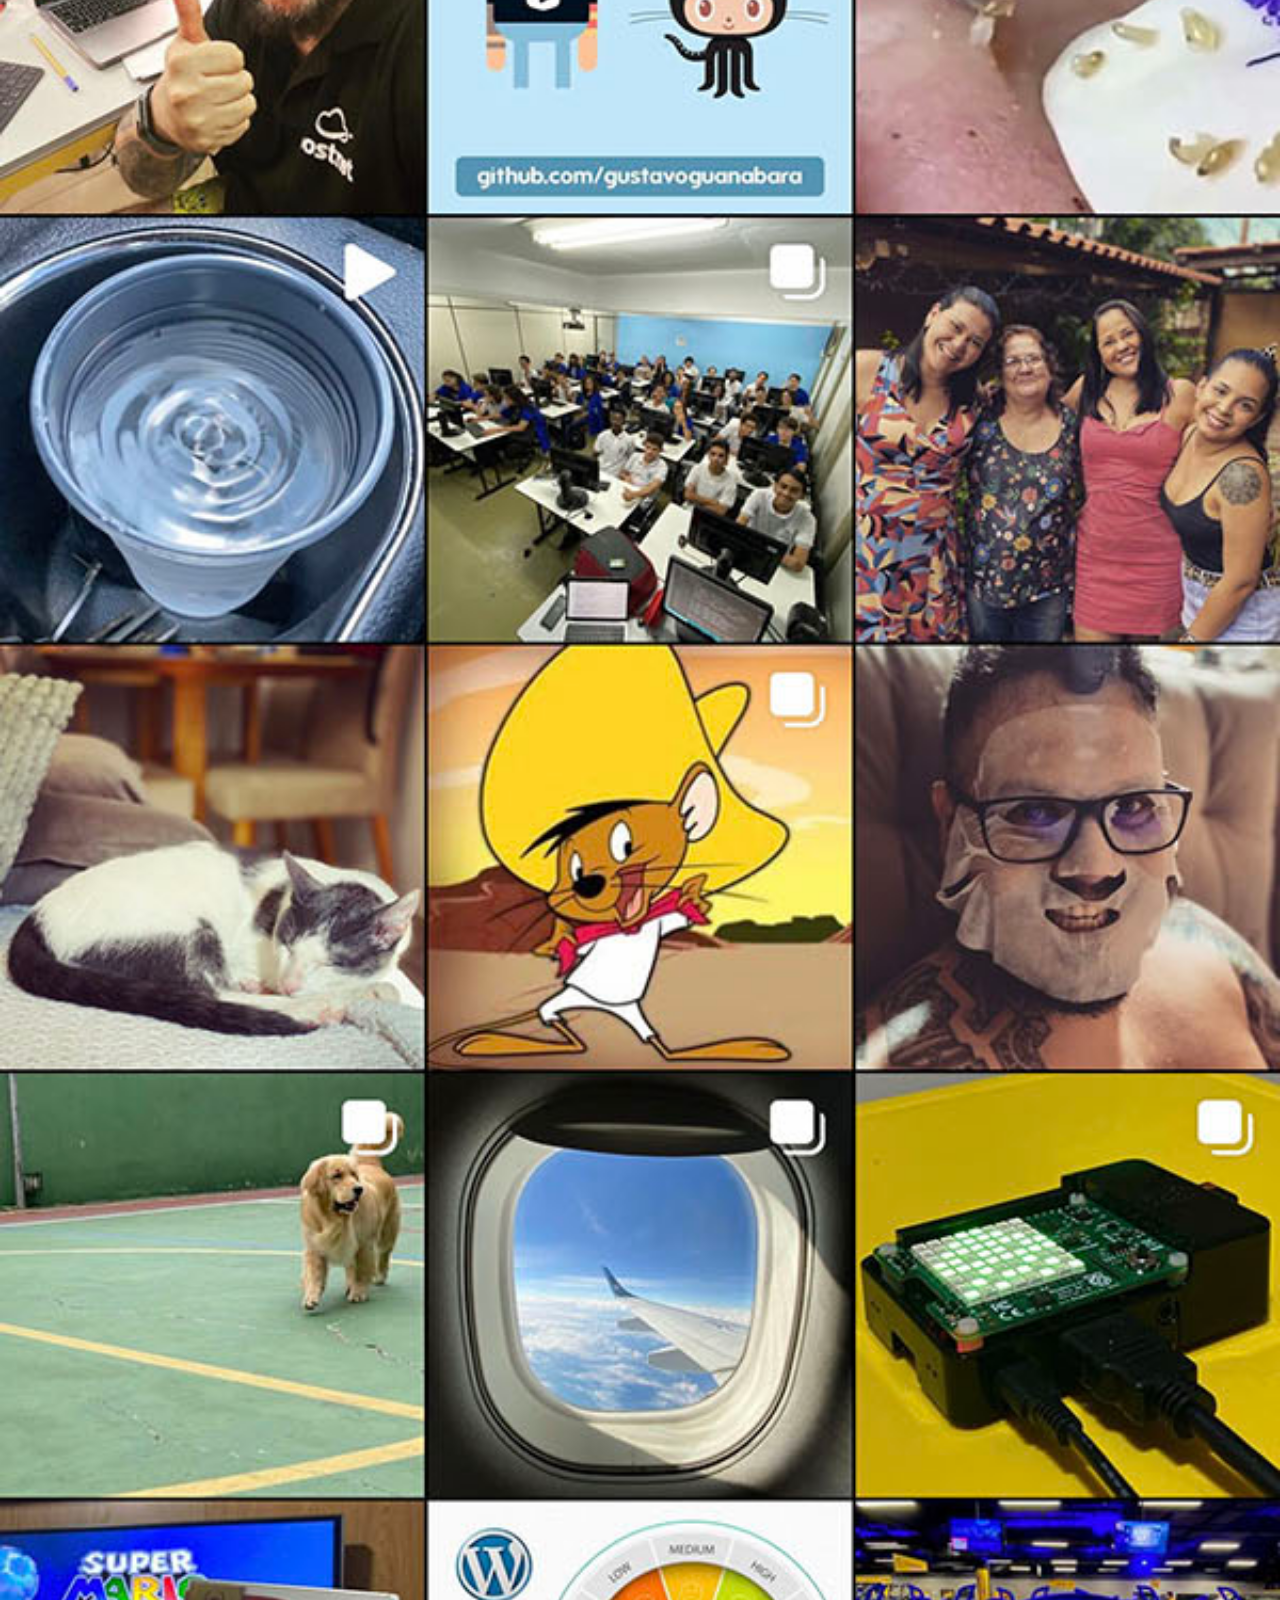
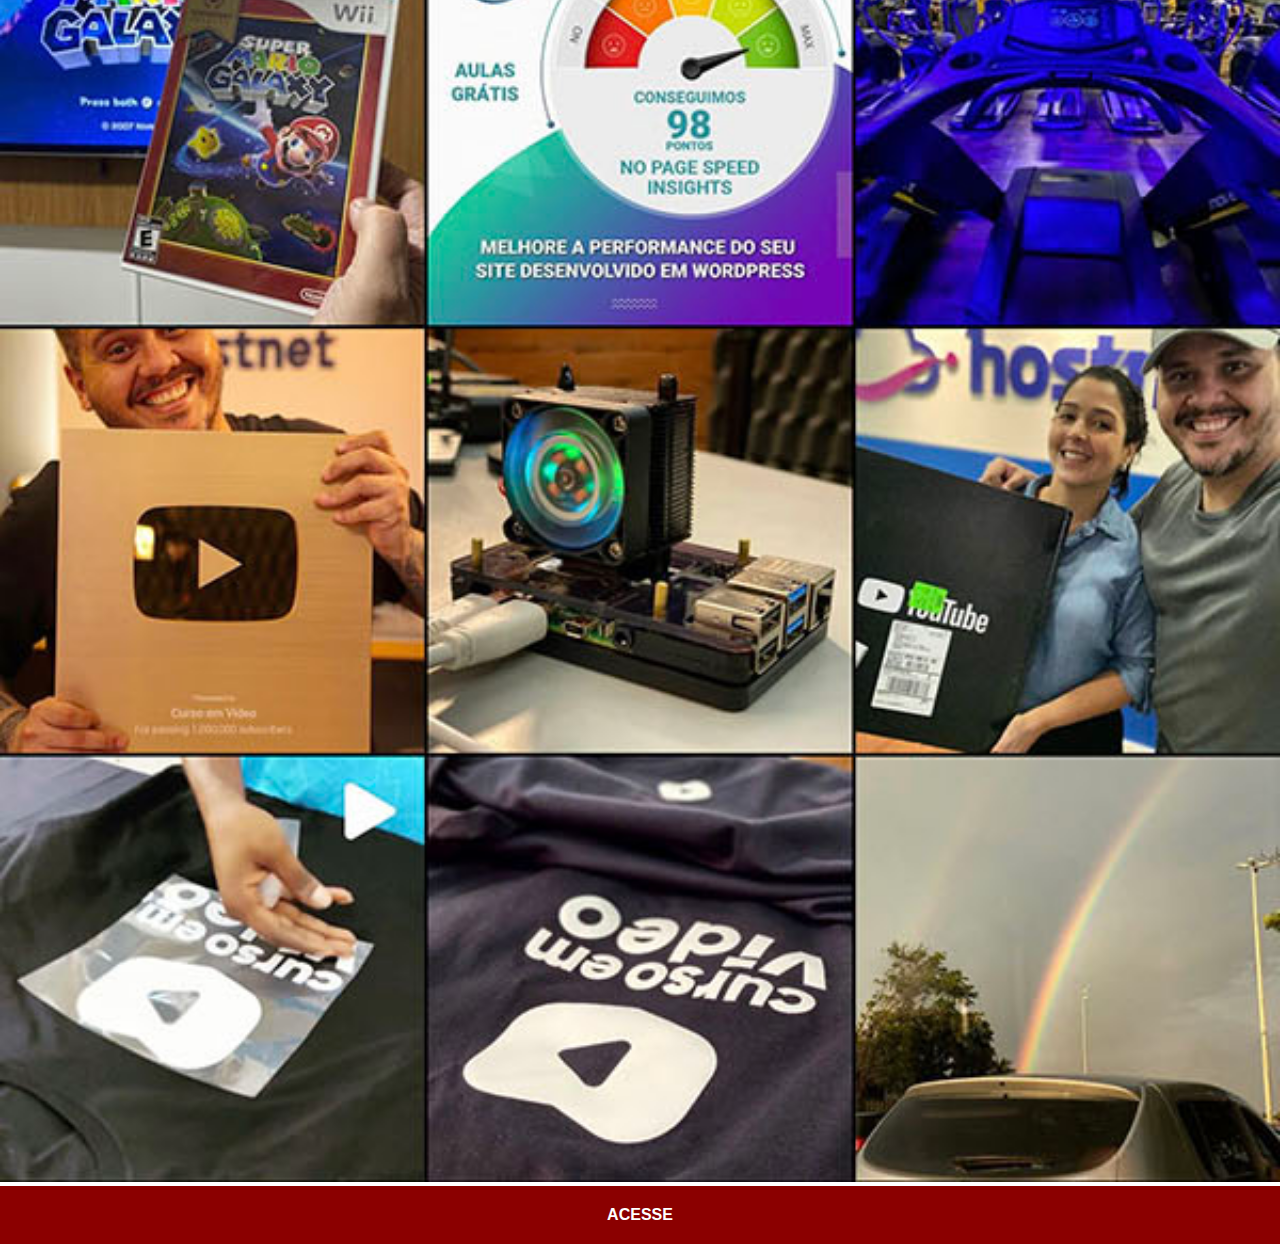
<file: instagram.html>
<!DOCTYPE html>
<html lang="pt=br">
<head>
    <meta charset="UTF-8">
    <meta http-equiv="X-UA-Compatible" content="IE=edge">
    <meta name="viewport" content="width=device-width, initial-scale=1.0">
    <title>GitHub</title>
    <link rel="stylesheet" href="estilos/social.css">
</head>
<body>
    <img src="imagens/tela-instagram.jpg" alt="Instagram">
    <a href="https://www.instagram.com/gustavoguanabara/" target="_blank">ACESSE</a>
</body>
</html>
</file>
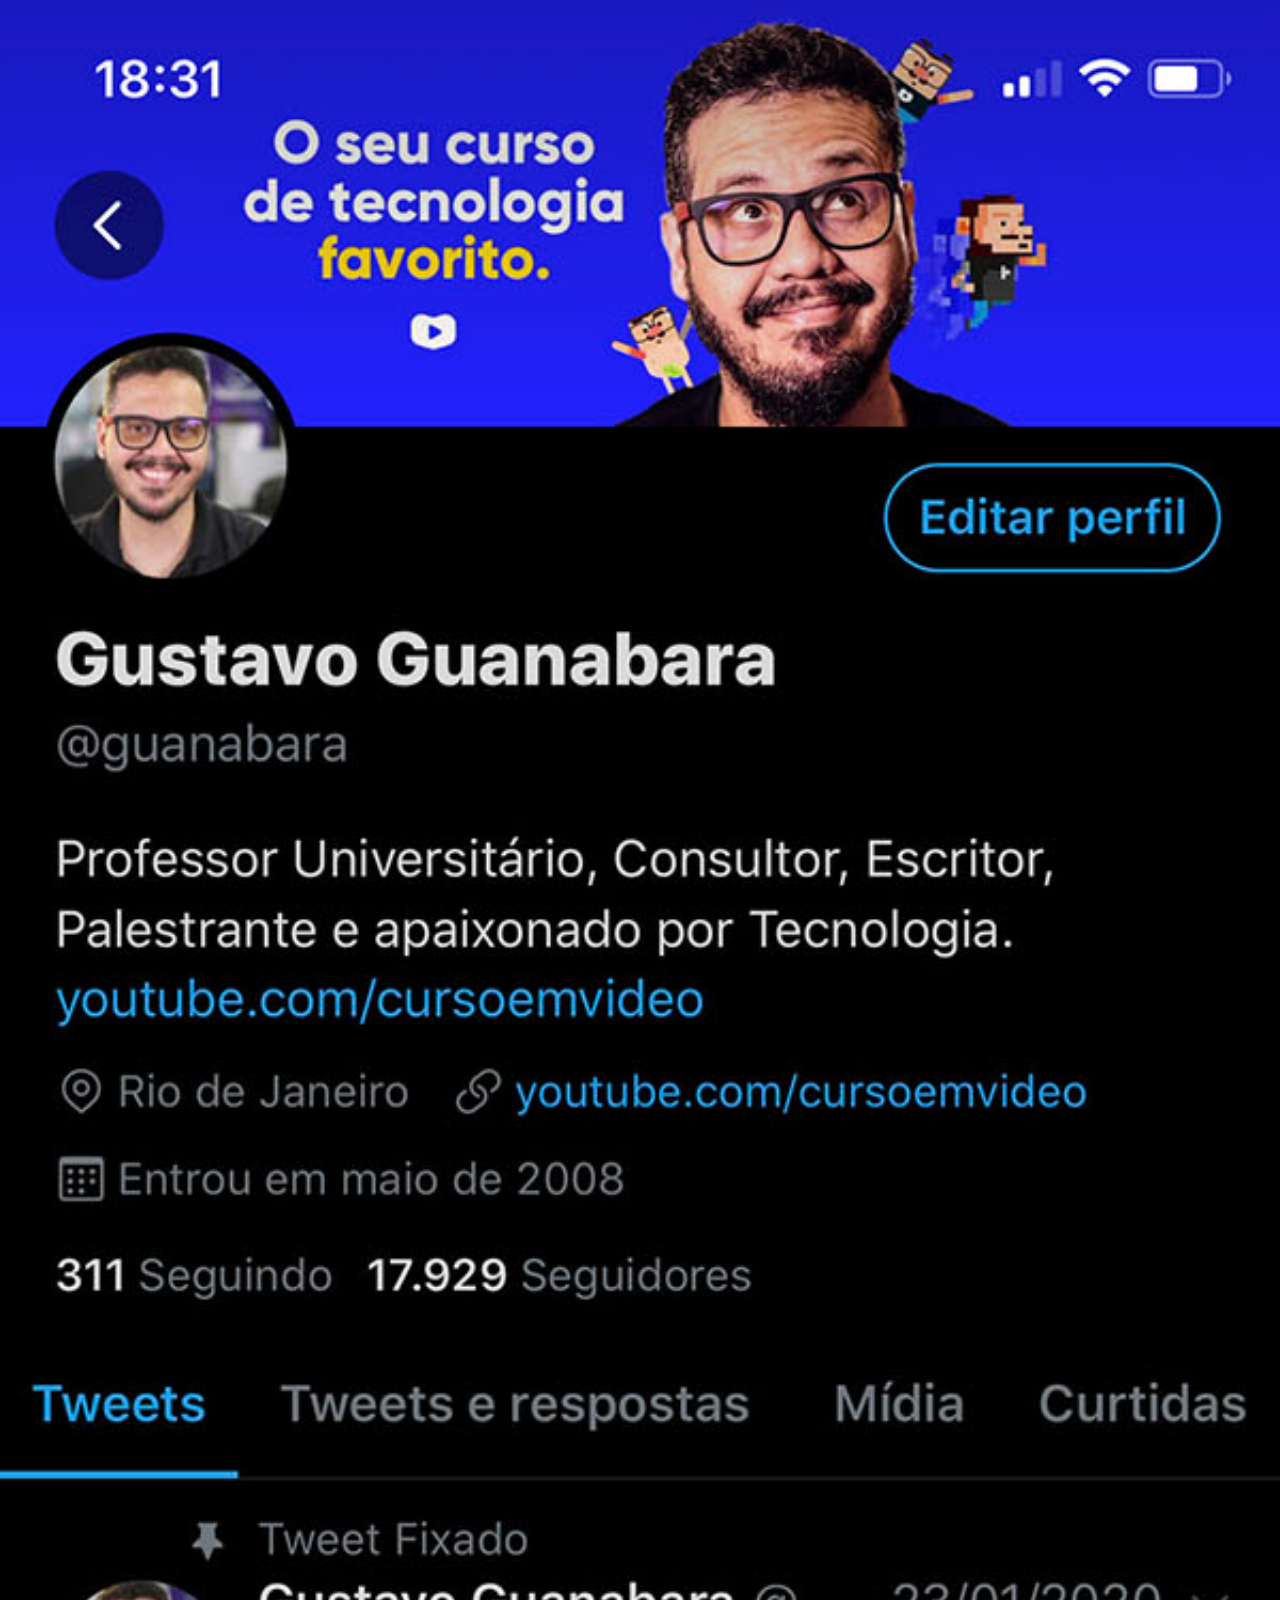
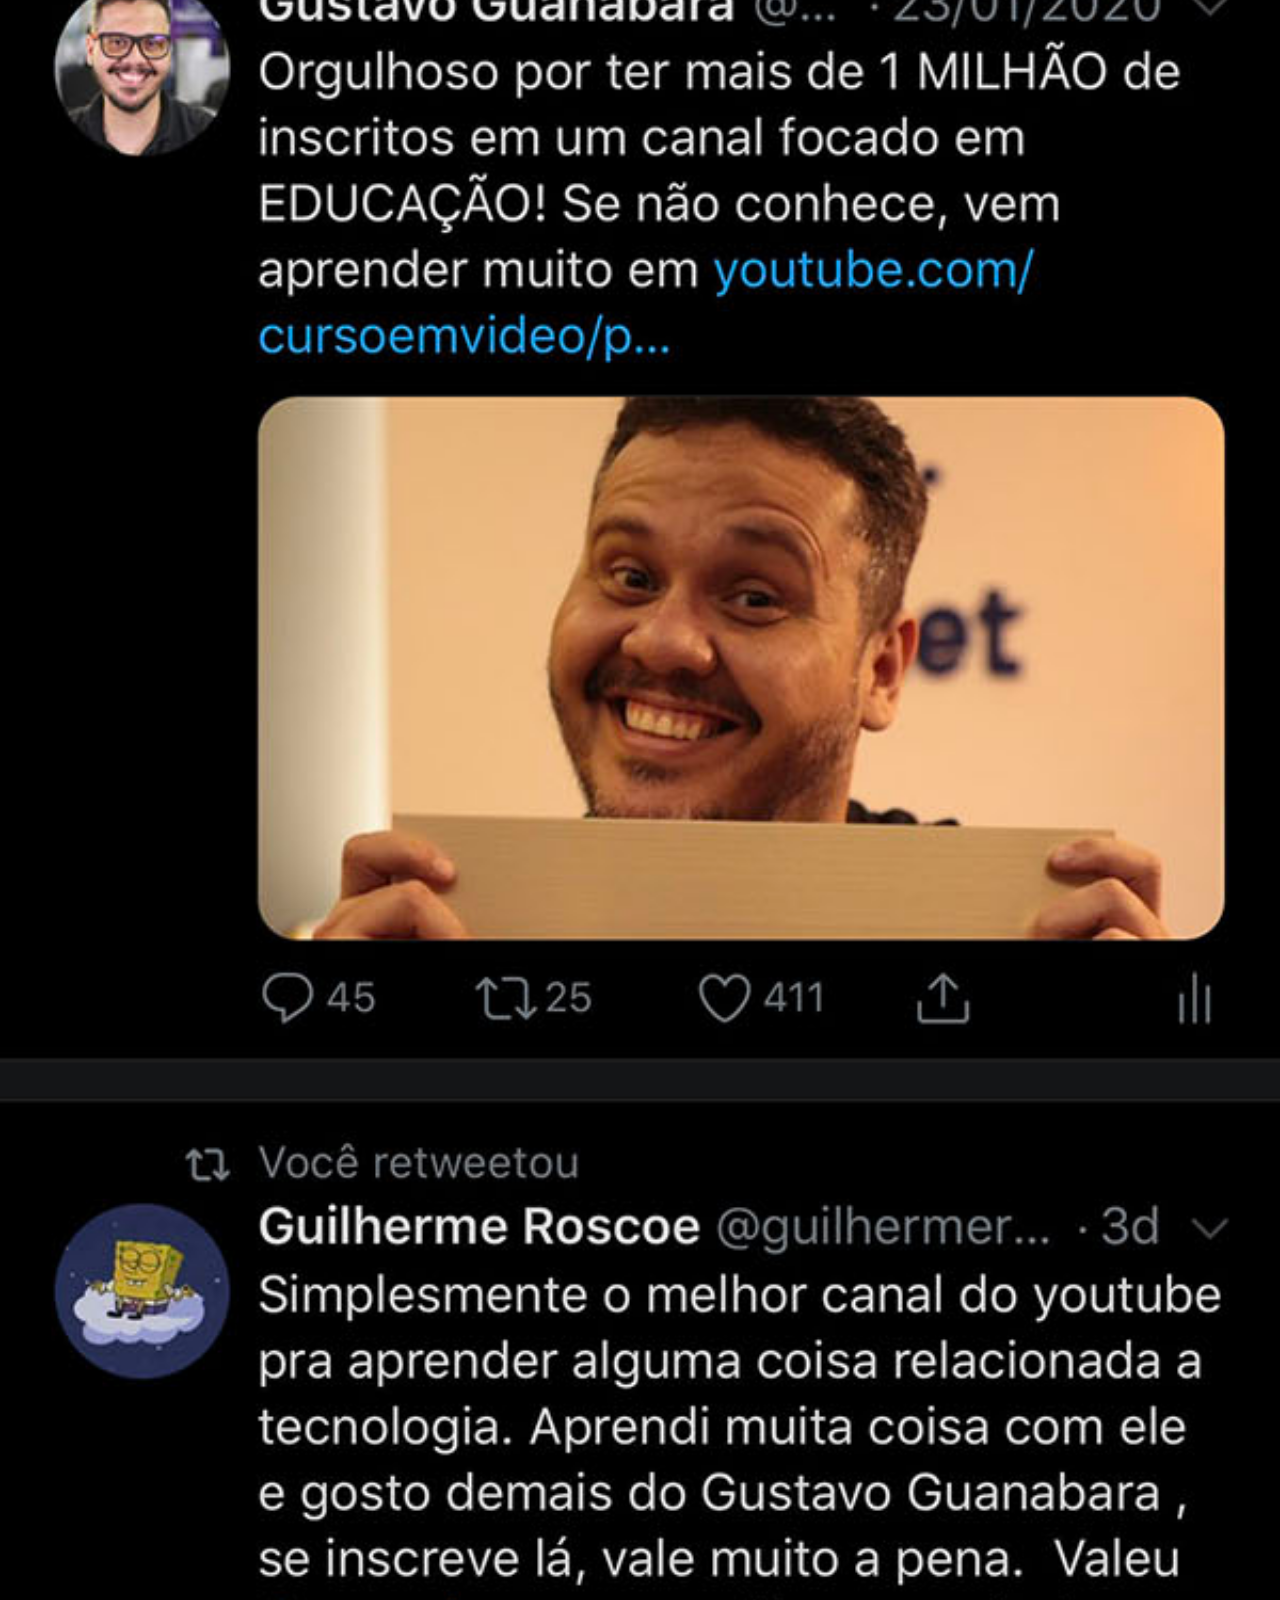
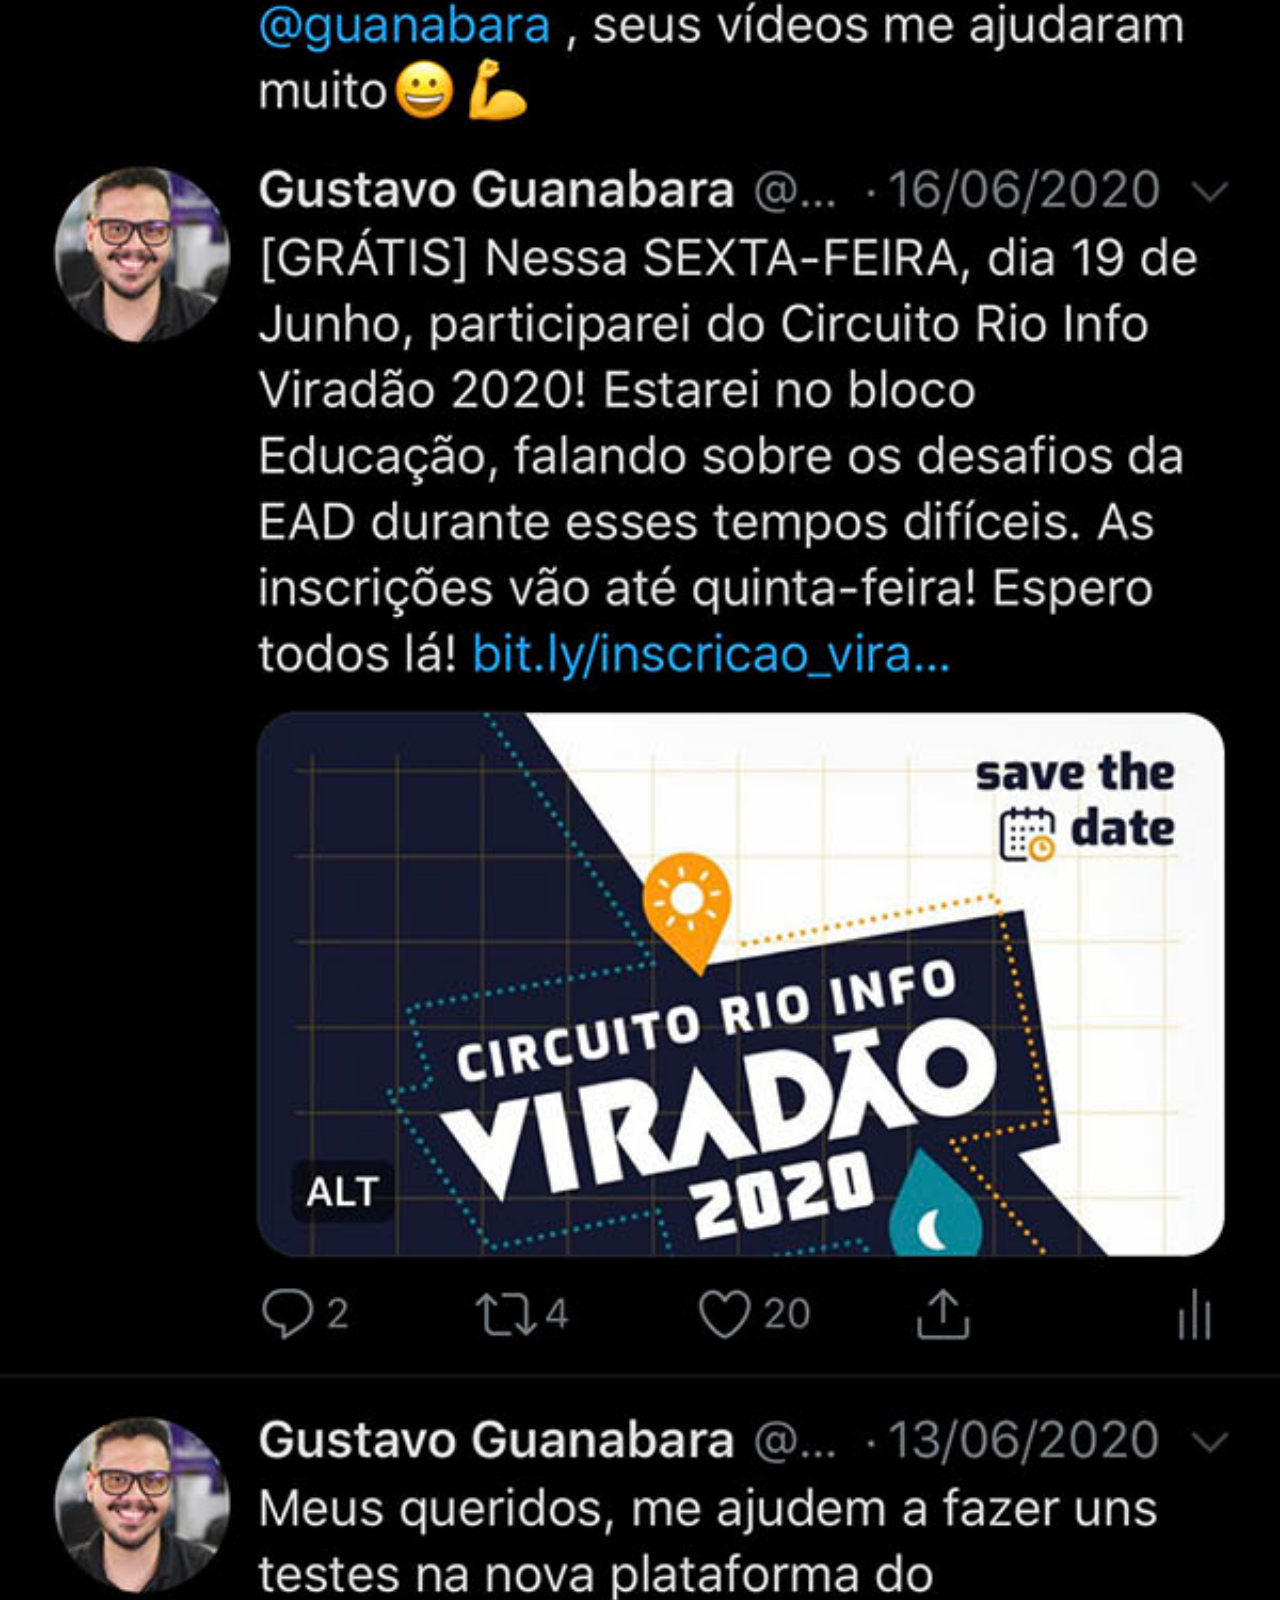
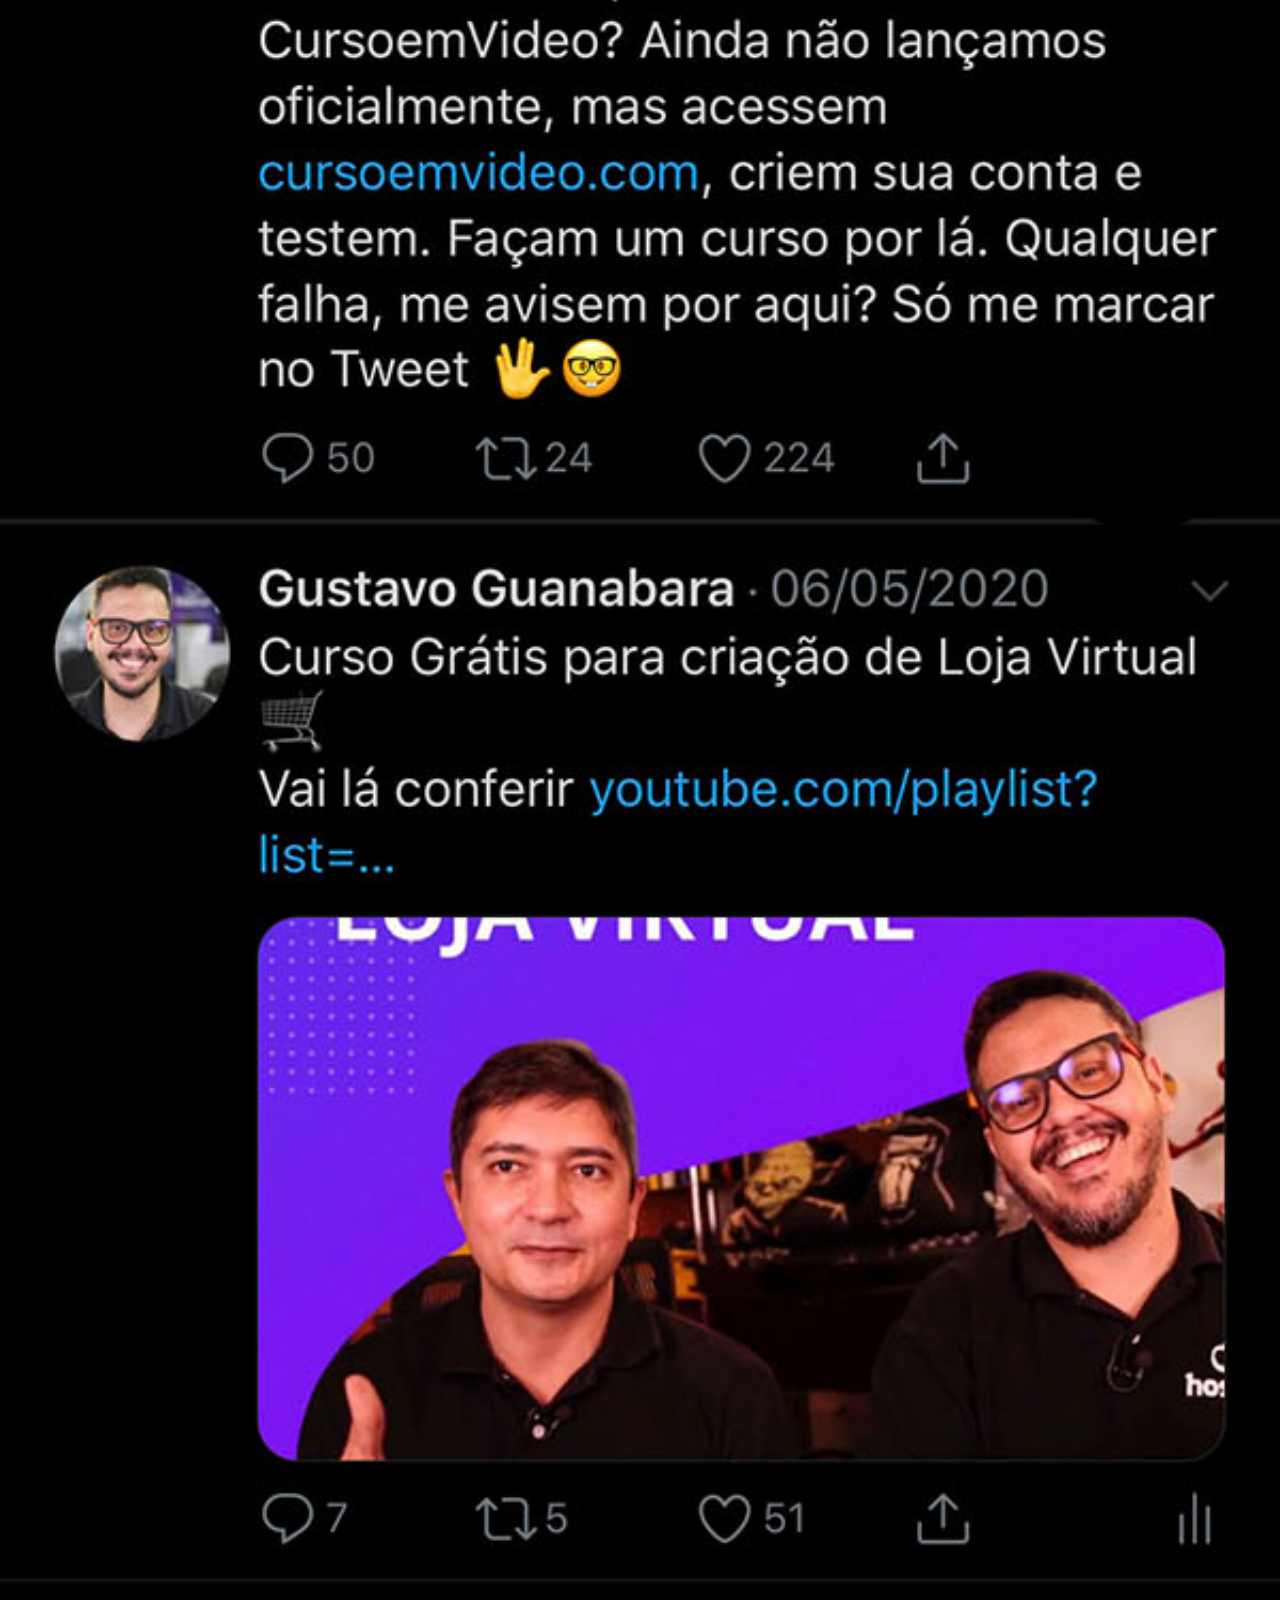
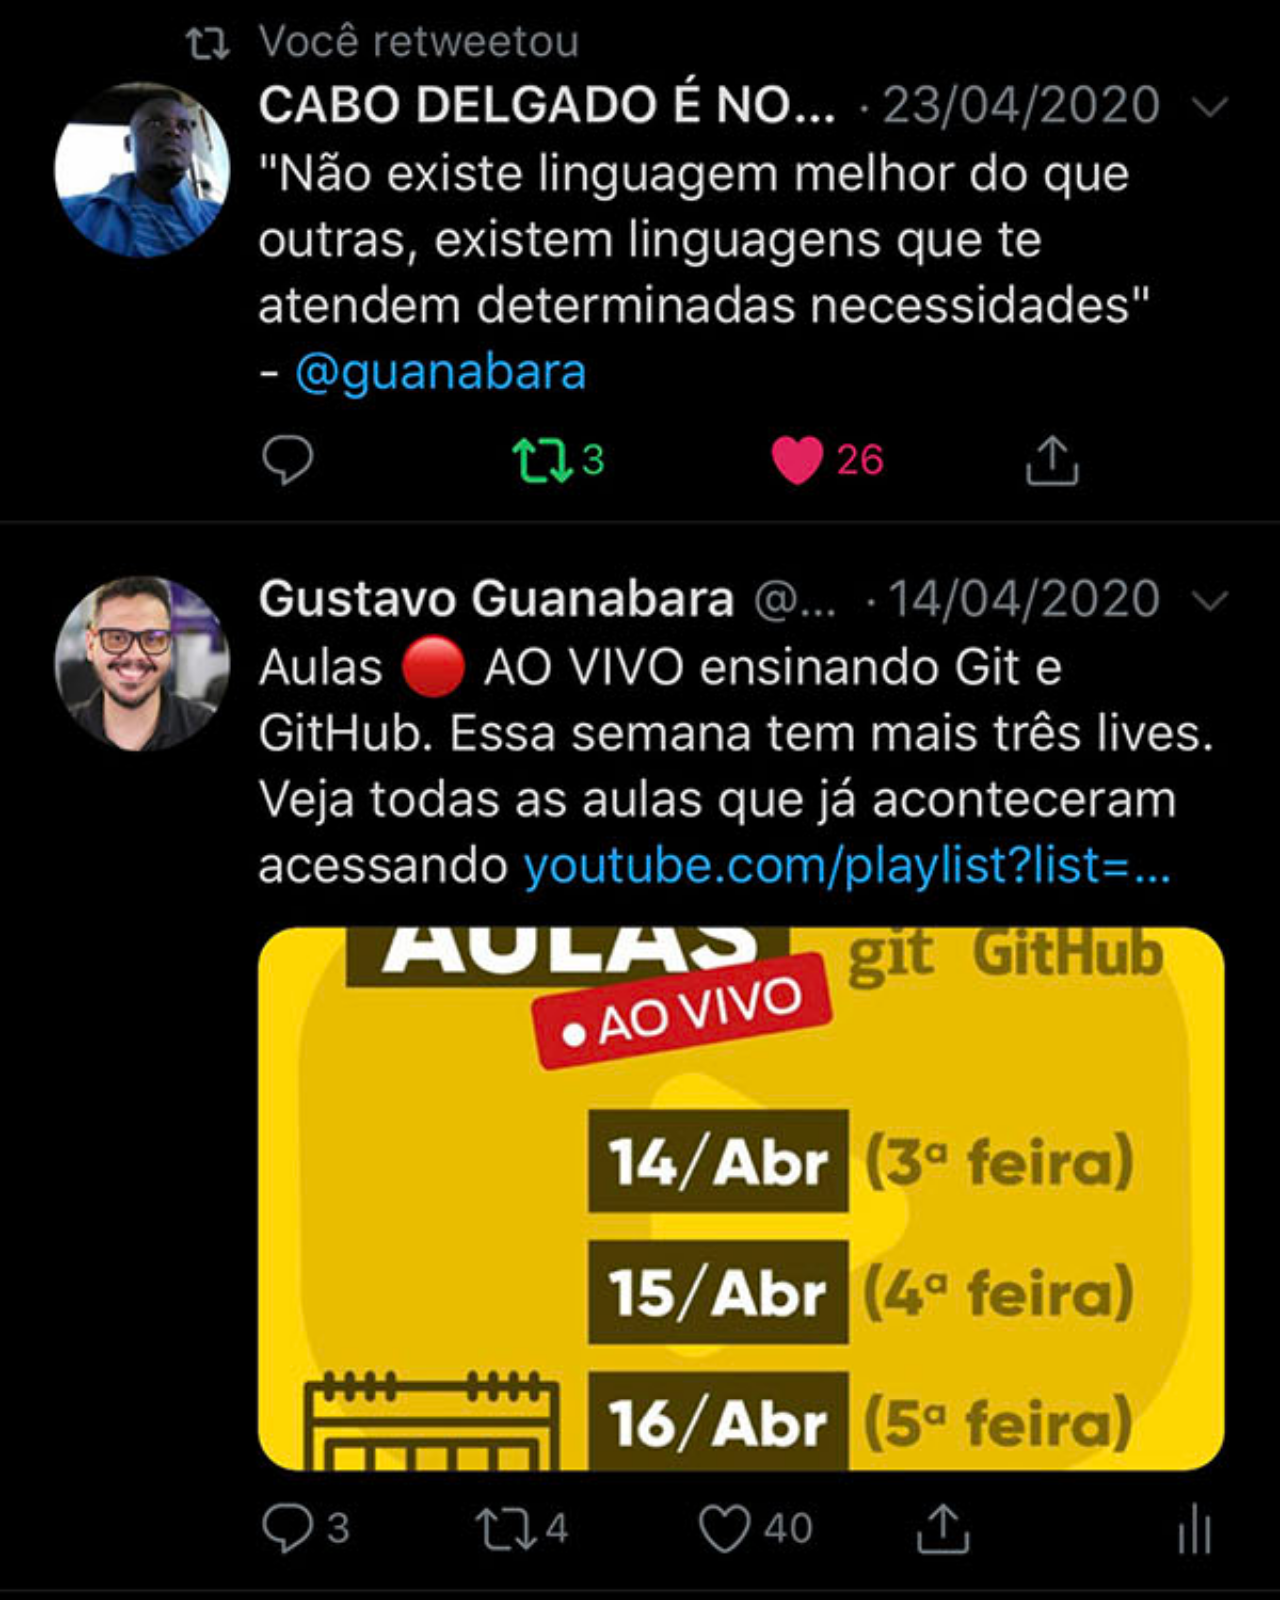
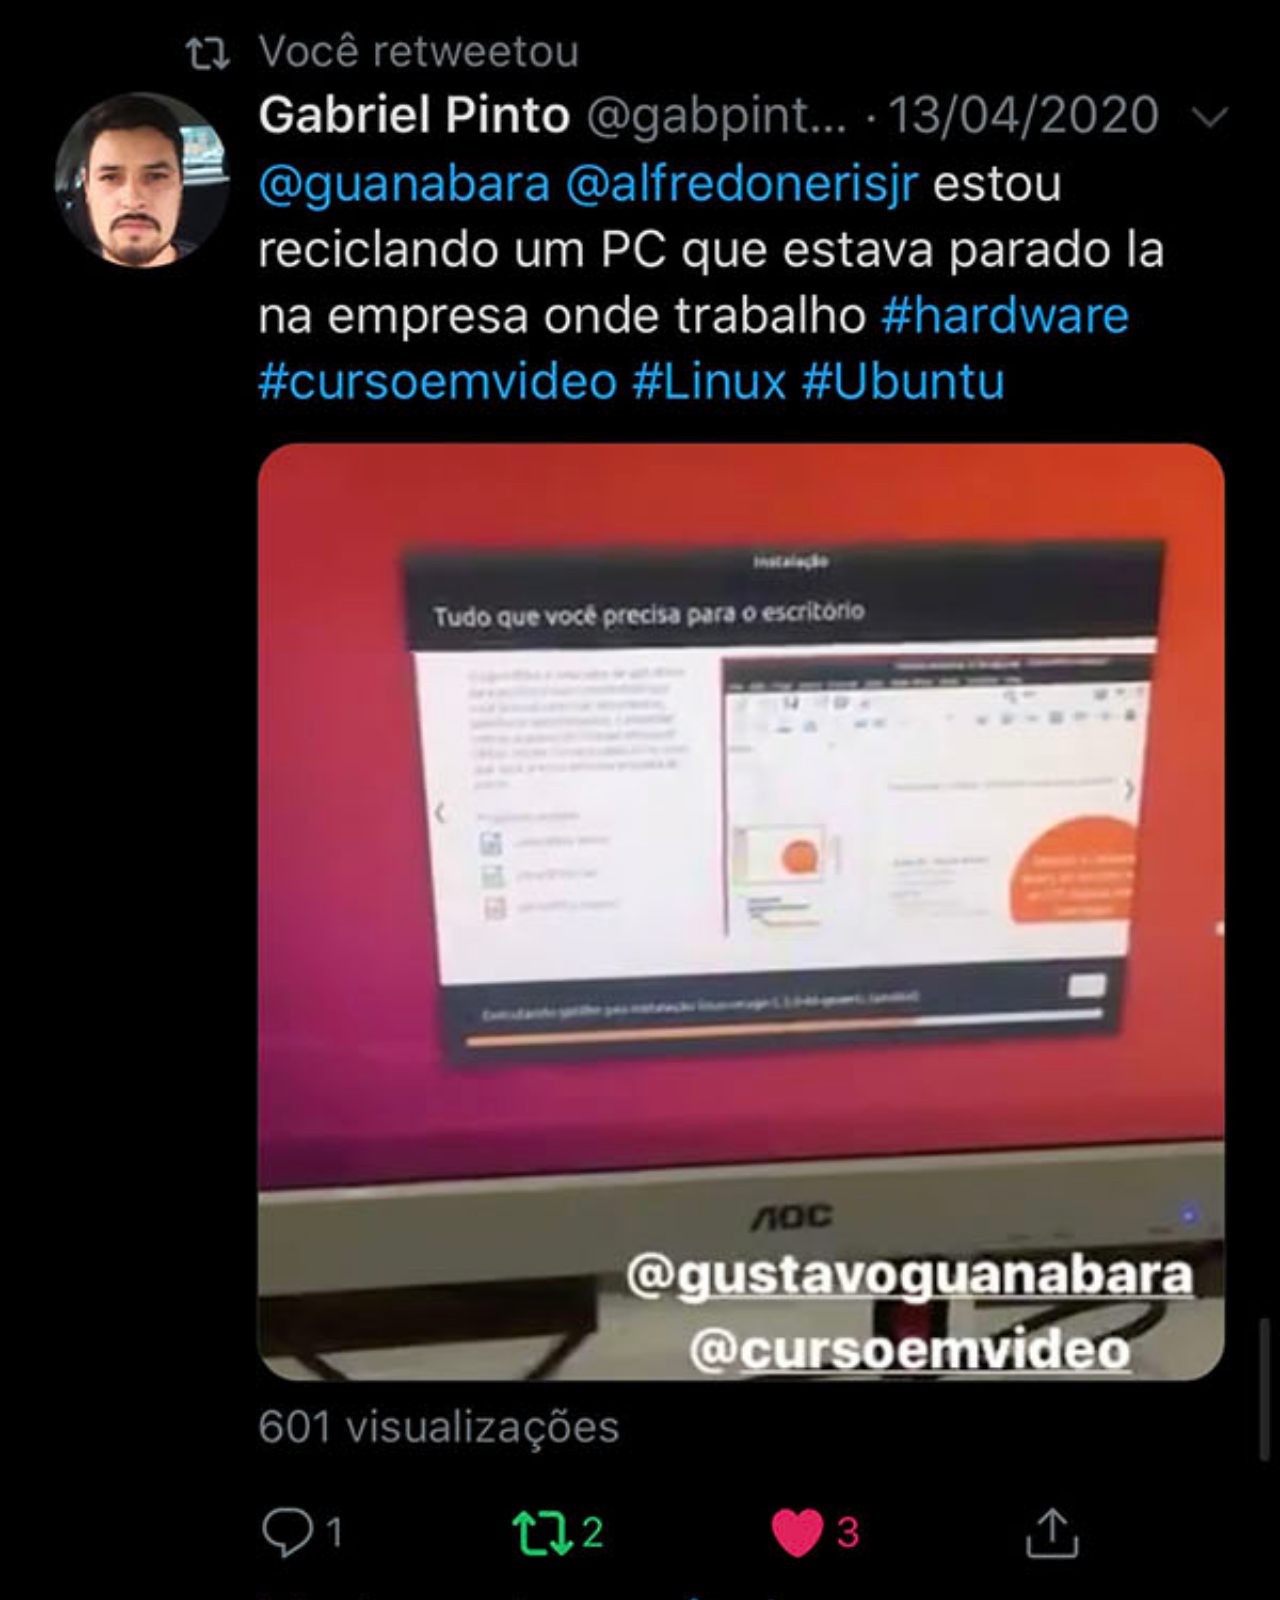
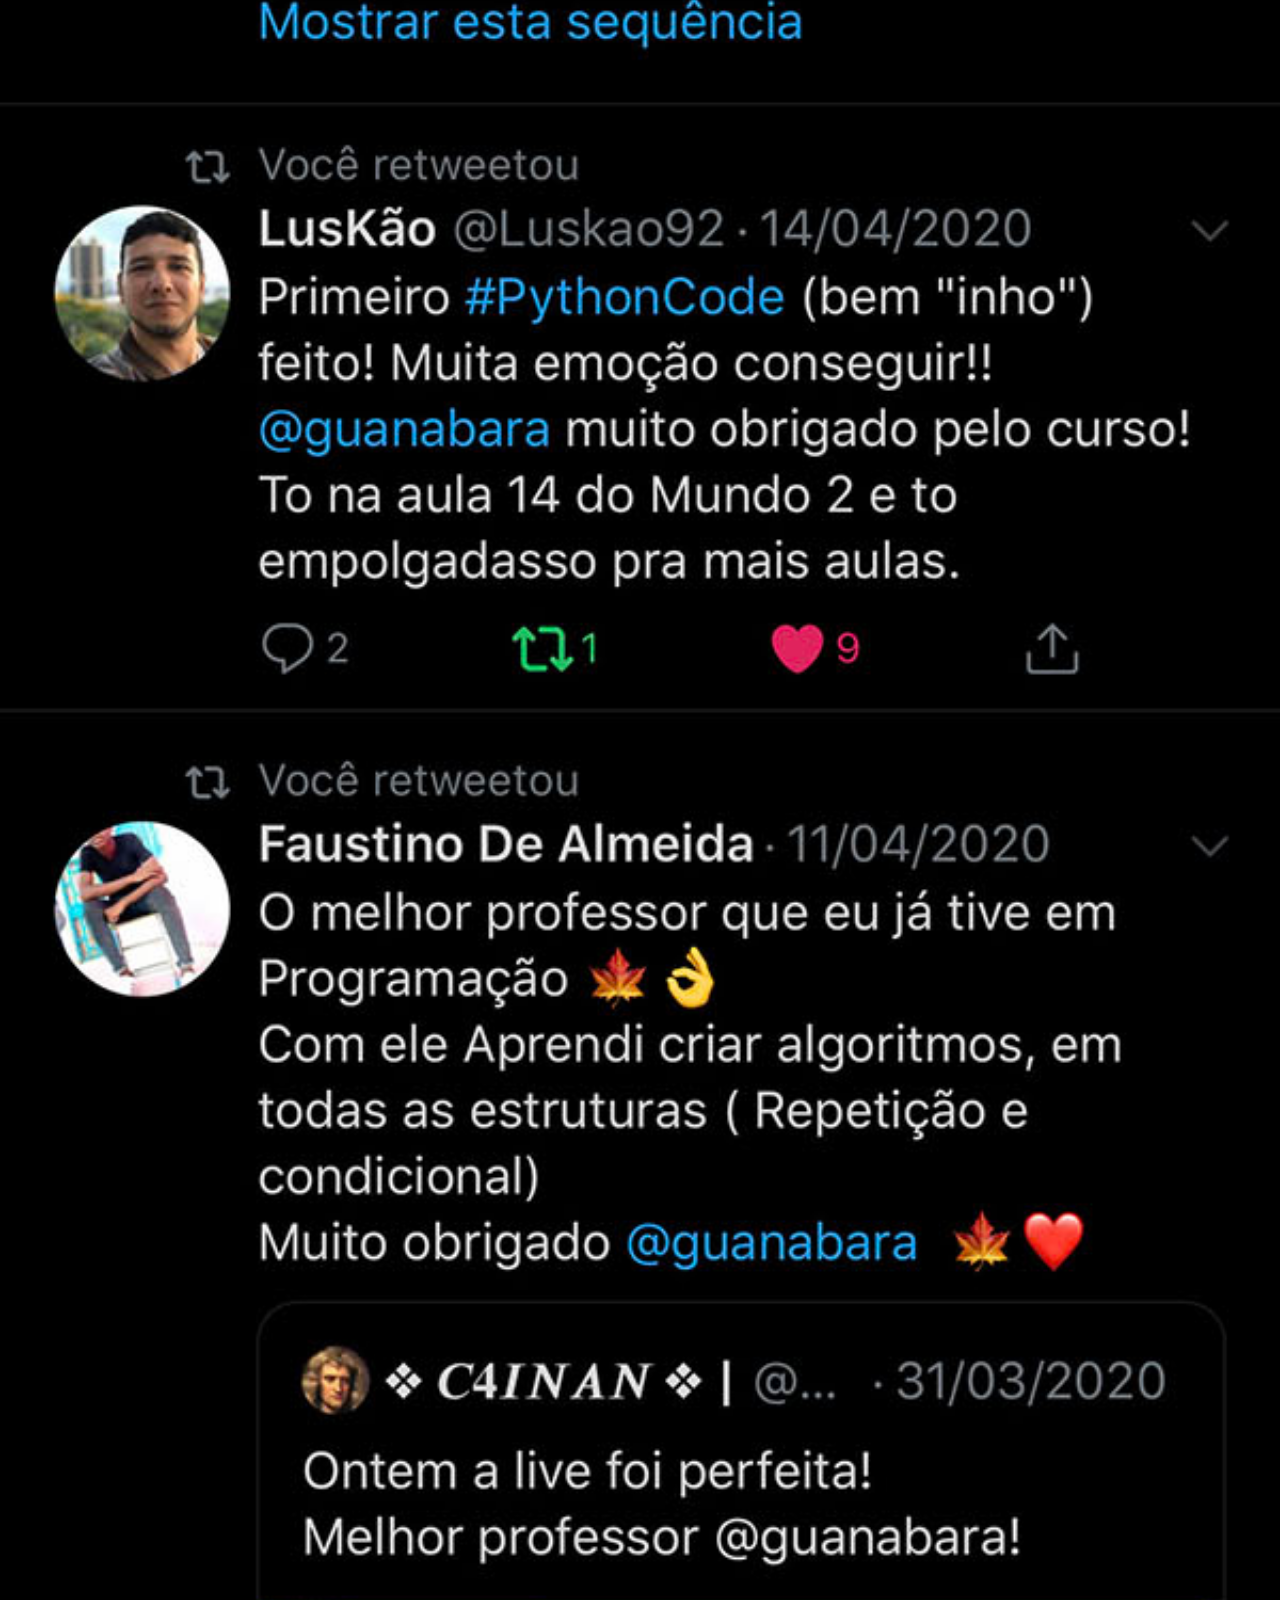
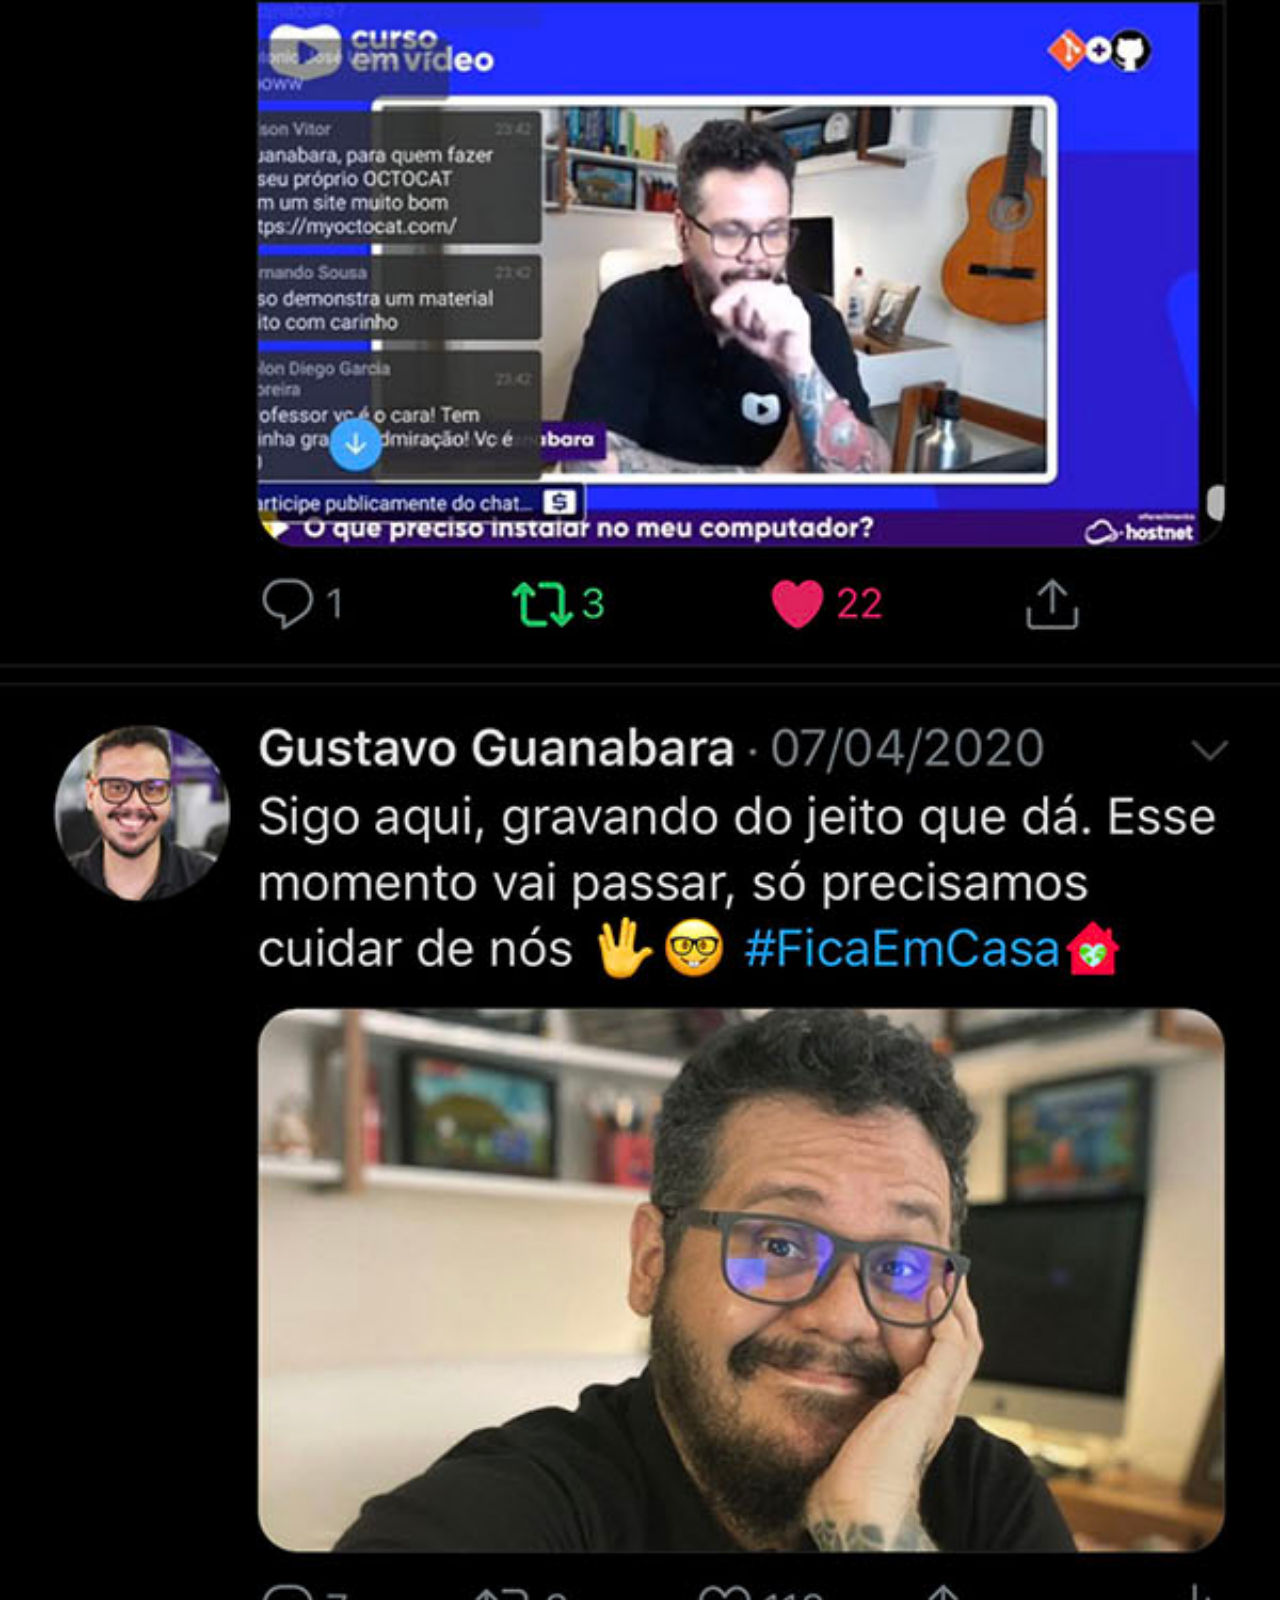
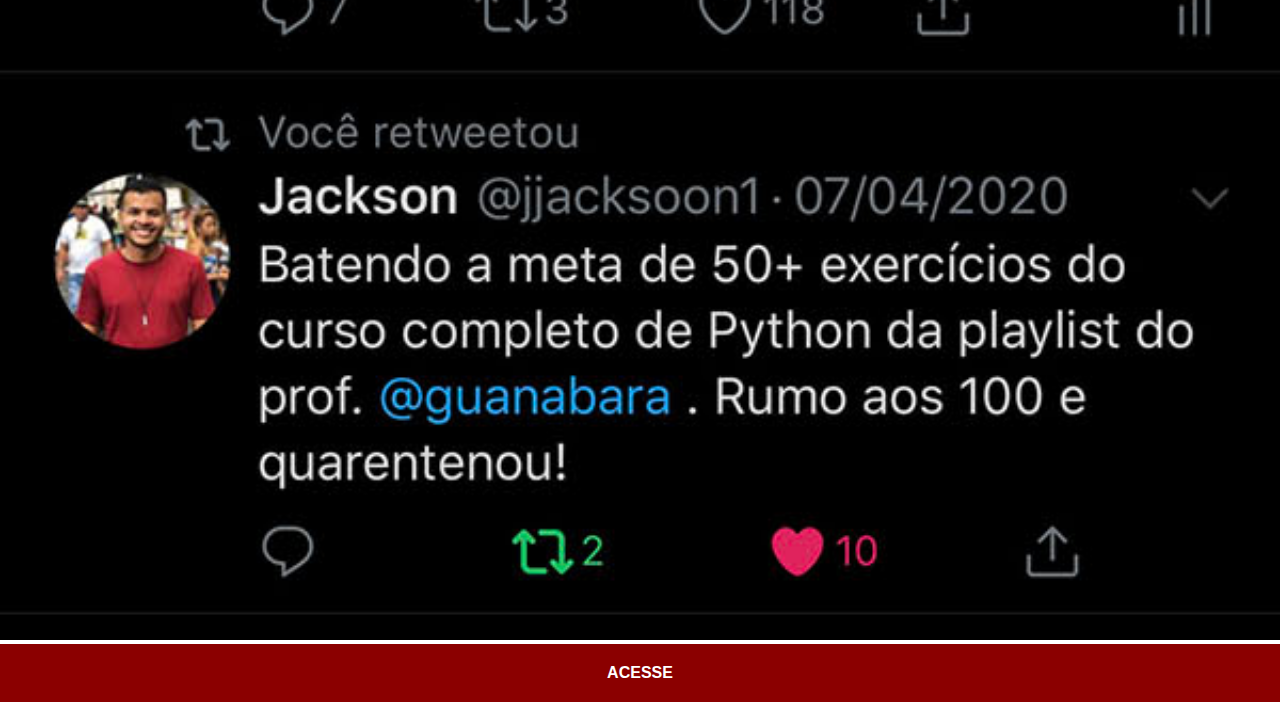
<file: twitter.html>
<!DOCTYPE html>
<html lang="pt=br">
<head>
    <meta charset="UTF-8">
    <meta http-equiv="X-UA-Compatible" content="IE=edge">
    <meta name="viewport" content="width=device-width, initial-scale=1.0">
    <title>Twitter</title>
    <link rel="stylesheet" href="estilos/social.css">
</head>
<body>
    <img src="imagens/tela-twitter.jpg" alt="Twitter">
    <a href="https://twitter.com/guanabara" target="_blank">ACESSE</a>
</body>
</html>
</file>
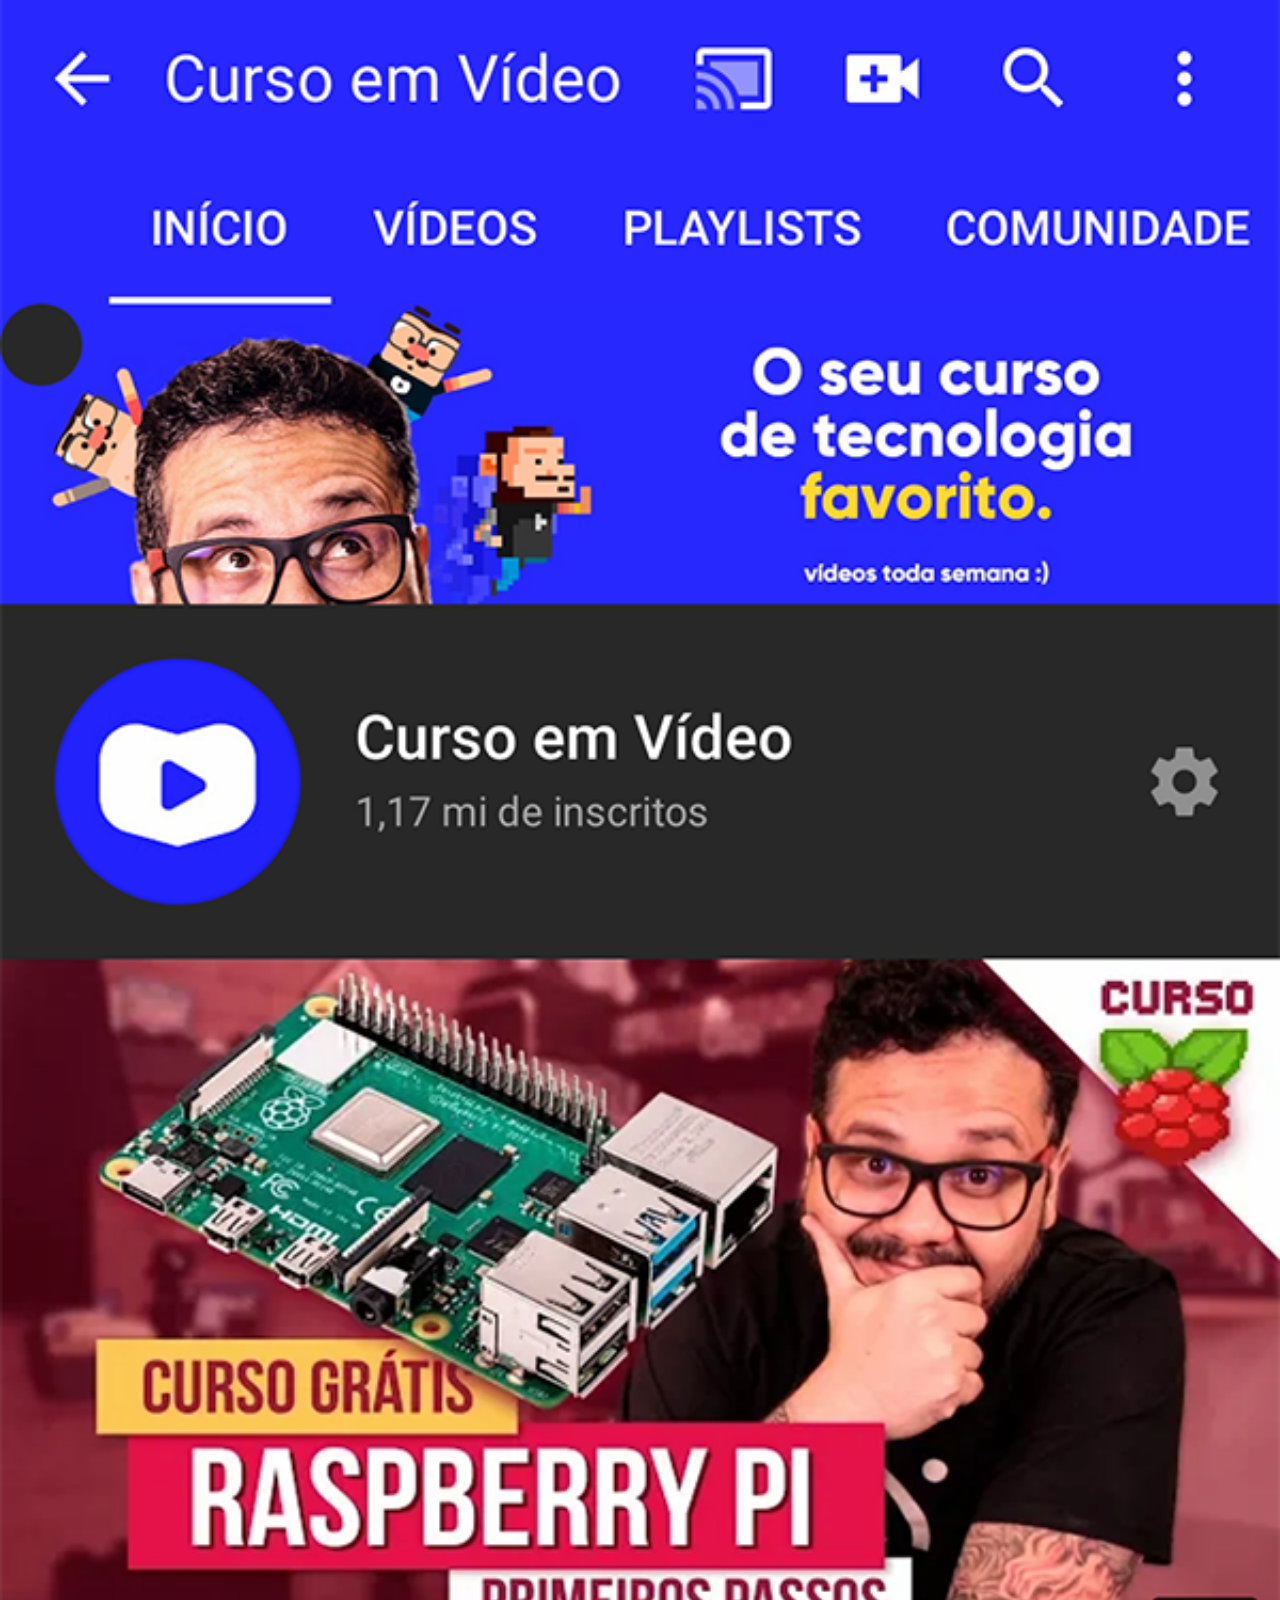
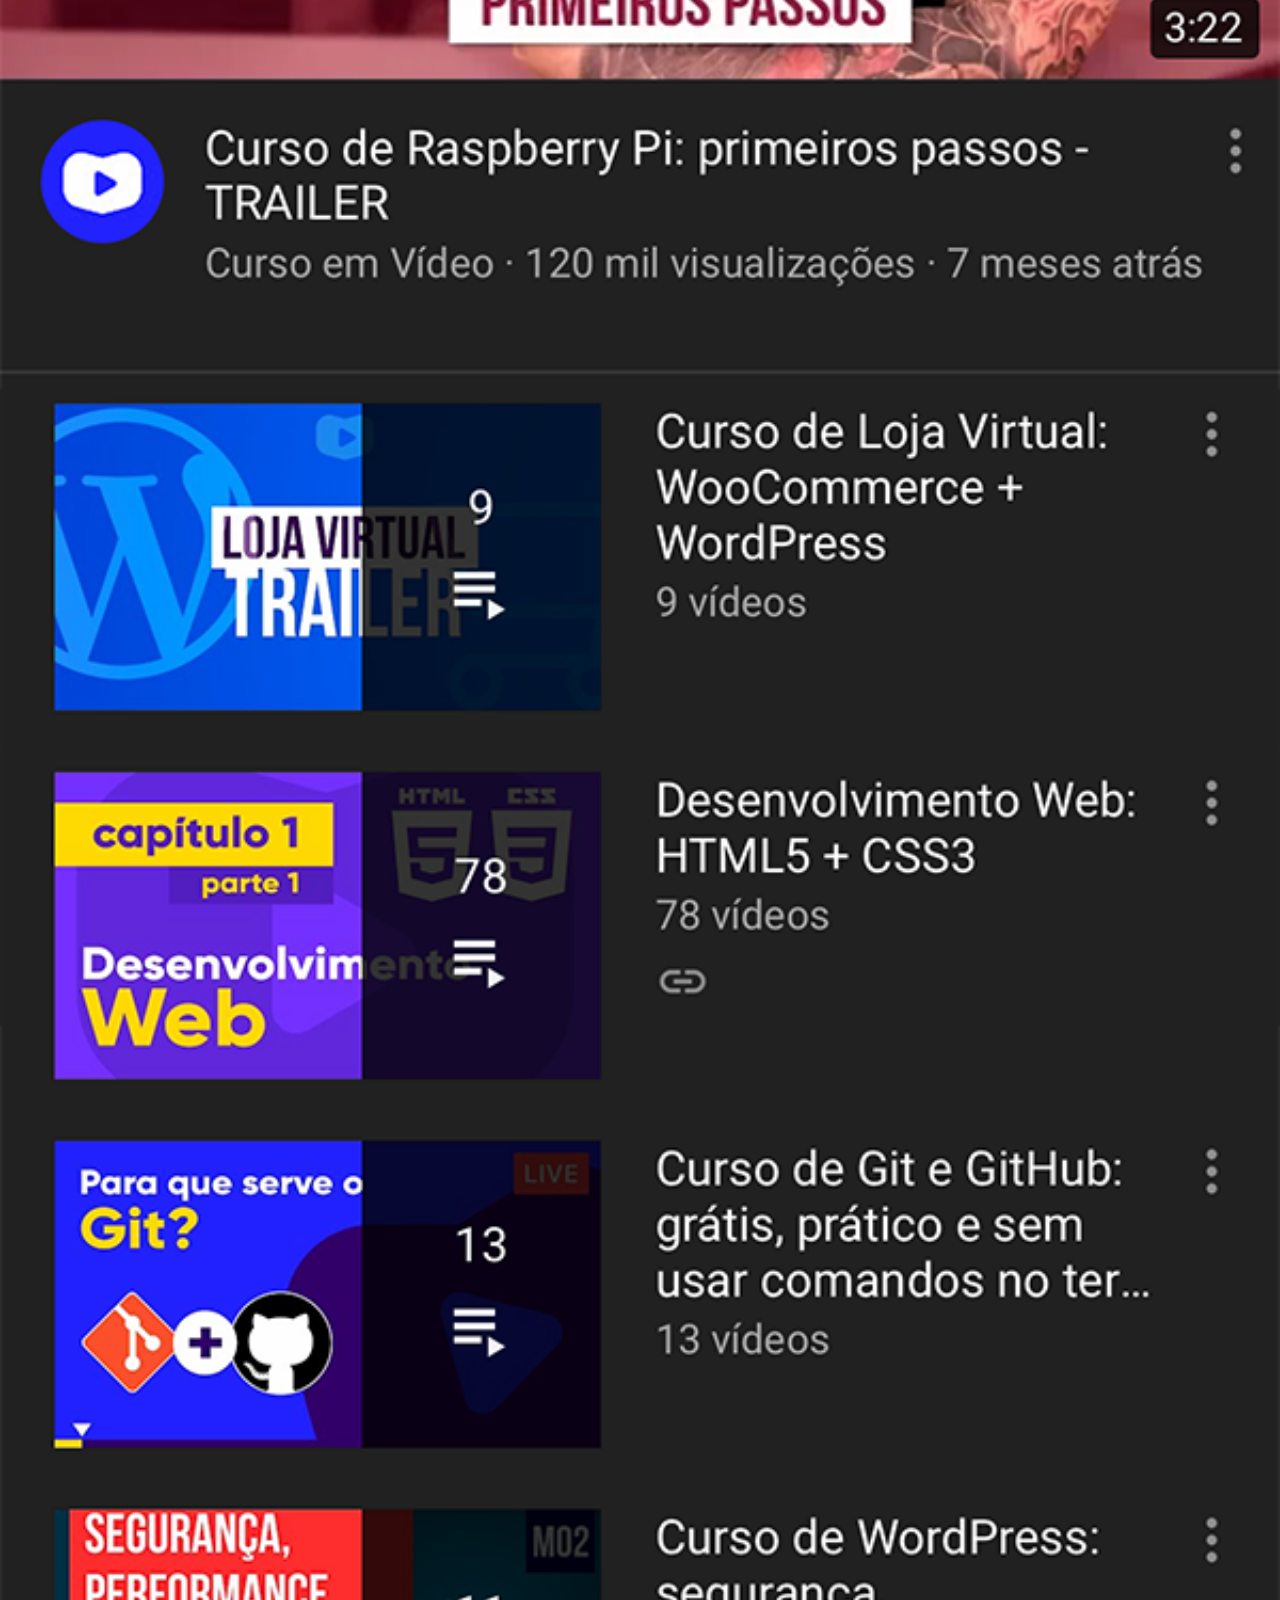
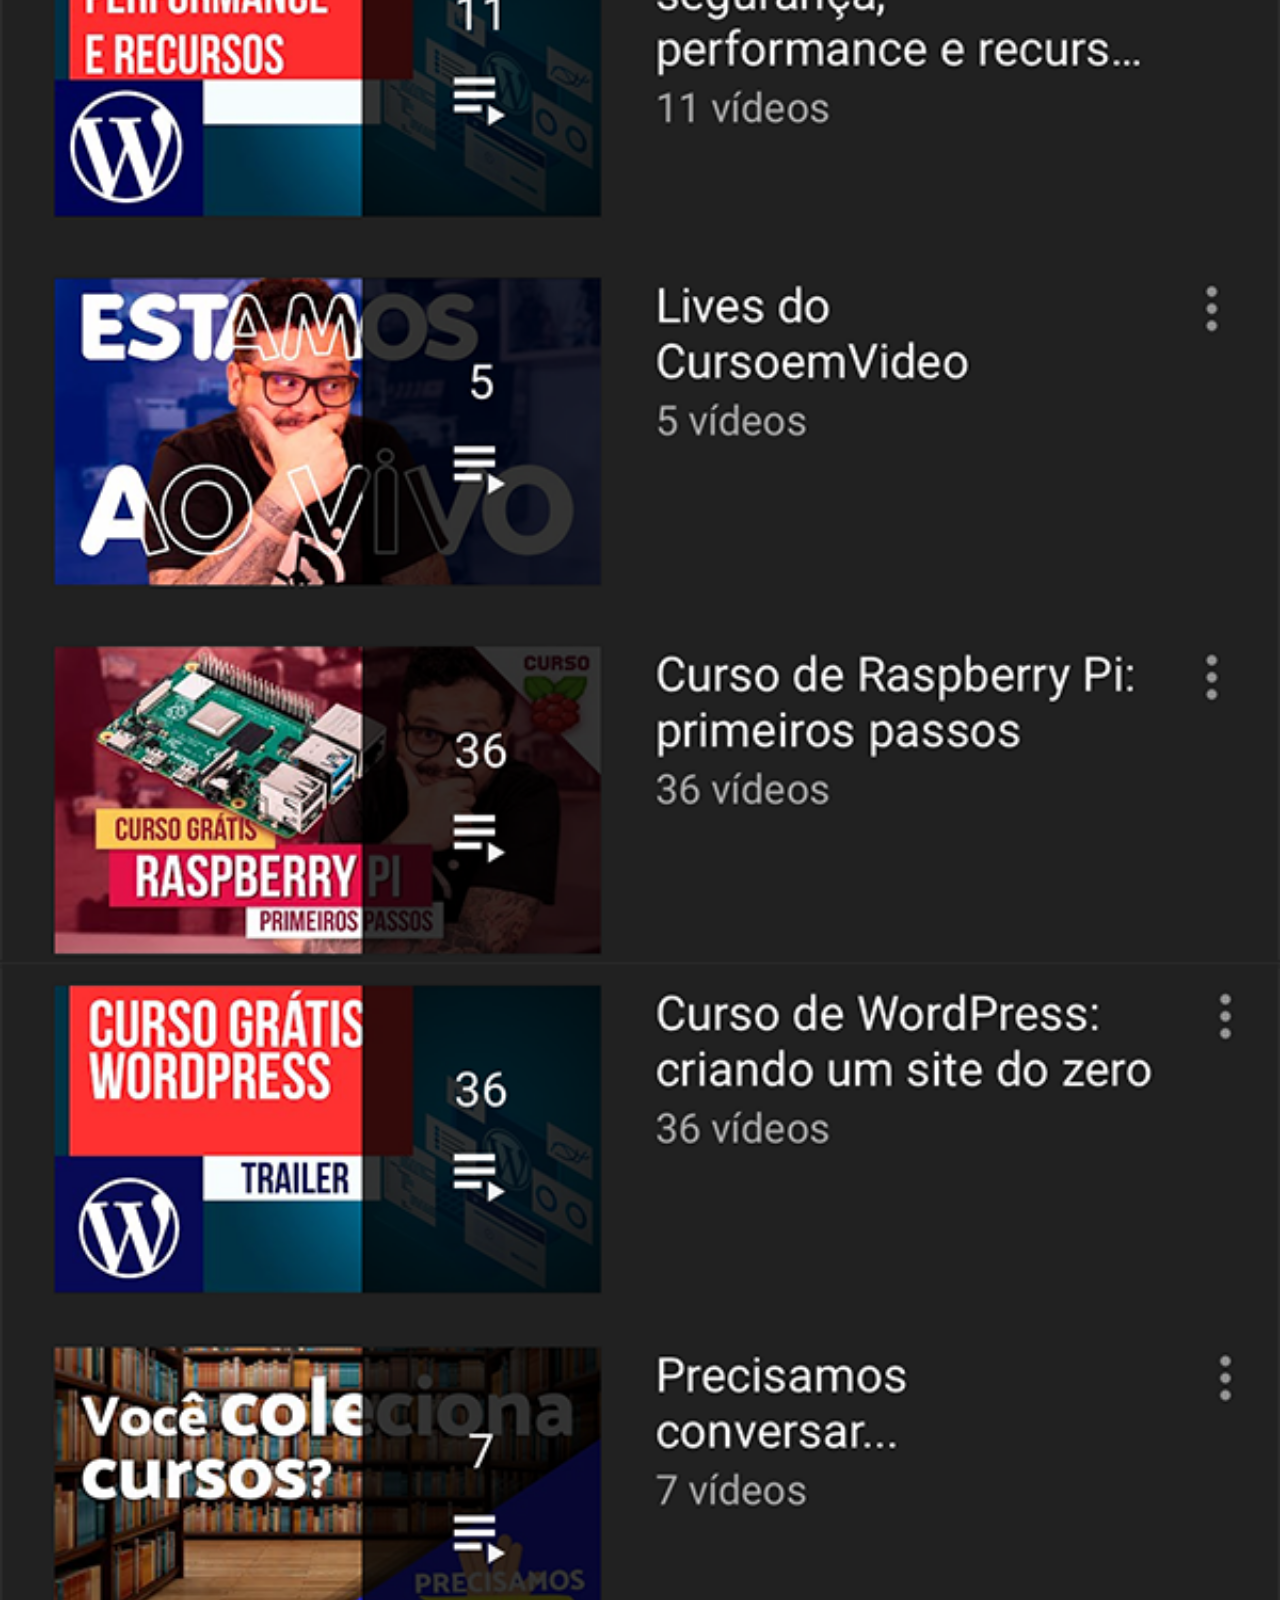
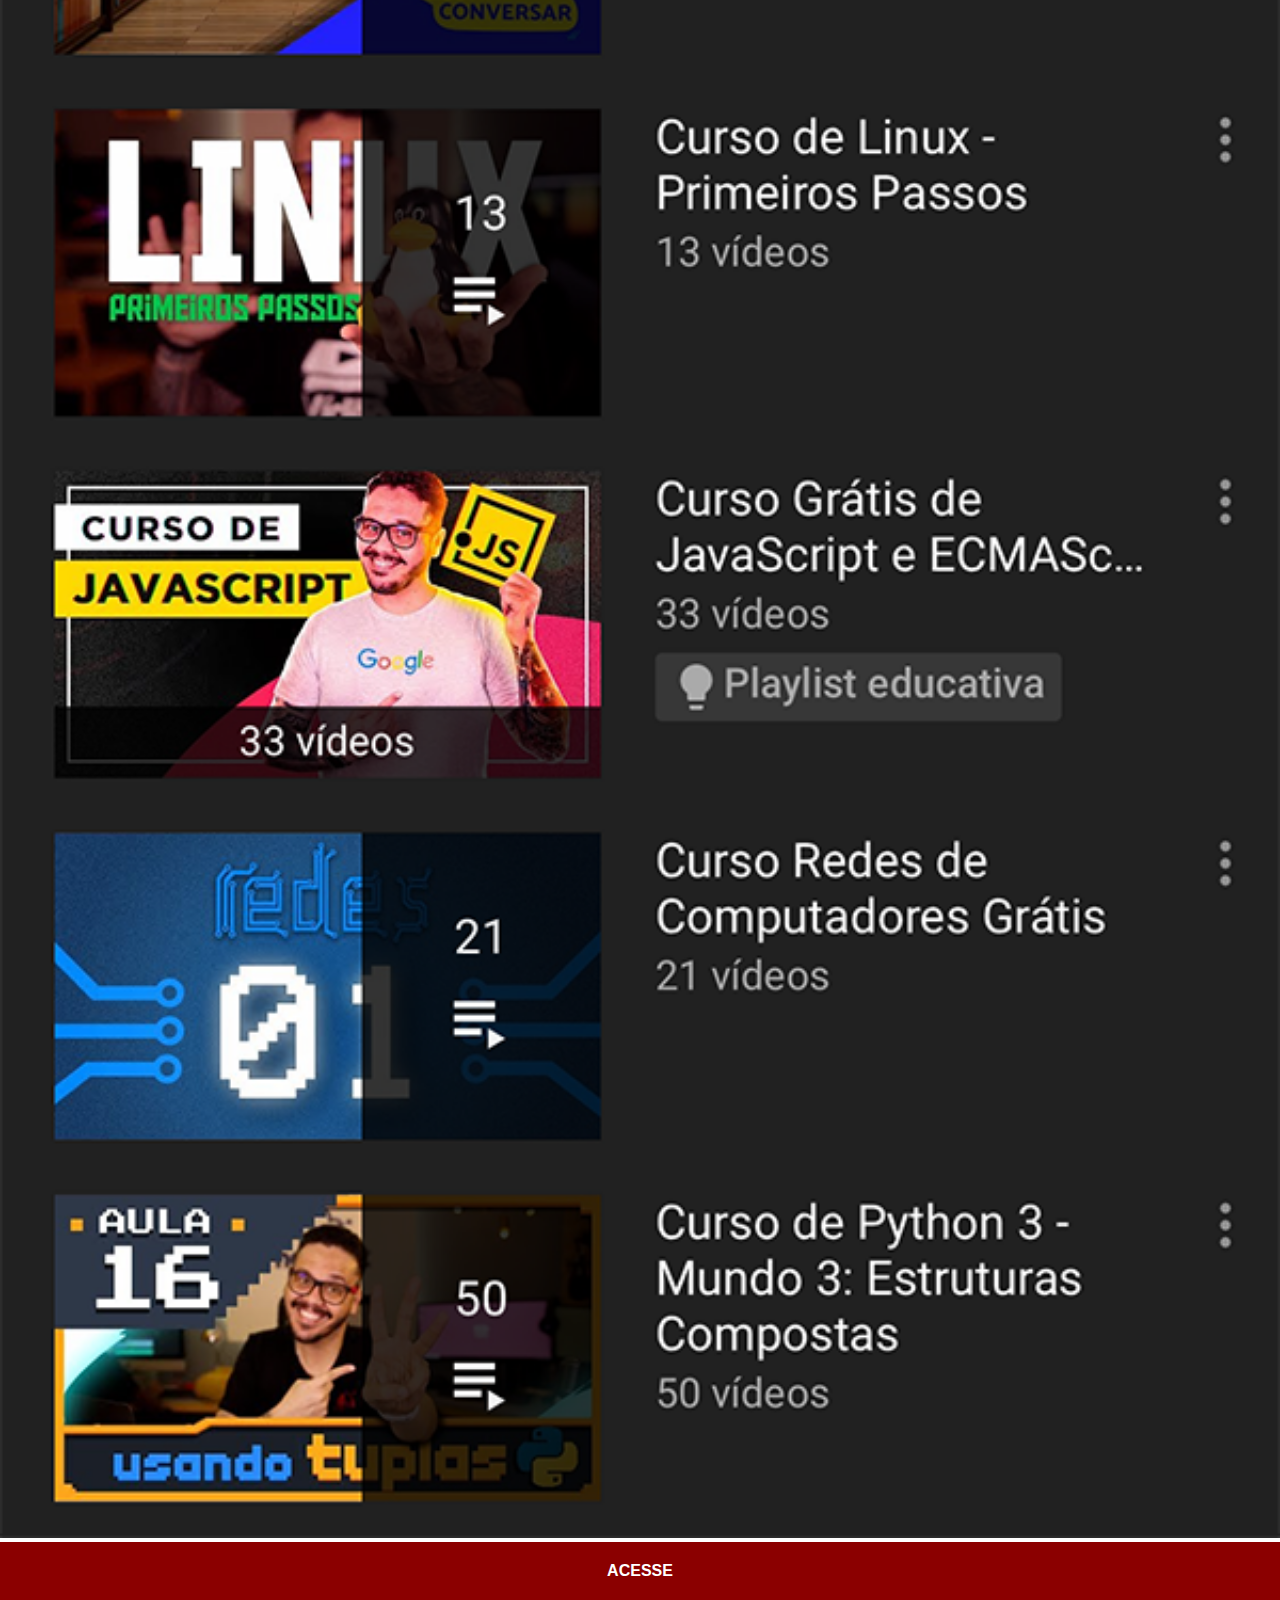
<file: youtube.html>
<!DOCTYPE html>
<html lang="pt-br">
<head>
    <meta charset="UTF-8">
    <meta http-equiv="X-UA-Compatible" content="IE=edge">
    <meta name="viewport" content="width=device-width, initial-scale=1.0">
    <link rel="stylesheet" href="/estilos/social.css">
    <title>YouTube</title>
</head>
<body>
    <img src="imagens/tela-youtube.png" alt="YouTube" >
    <a href="https://www.youtube.com/@CursoemVideo/playlists" target="_blank">ACESSE</a>
</body>
</html>
</file>
<file: estilos/style.css>
@charset "UTF-8";

* {
    margin: 0px;
    padding: 0px;
    font-family: Arial, Helvetica, sans-serif;
}

html, body {
    height: 100vh;
    width: 100vw;
    background: black;
}

body {
    background-image: url('../imagens/fundo-madeira.jpg');
    background-repeat: no-repeat;
    background-position: top, center;
    background-size: cover;
    background-attachment: fixed;
}

main {
    position: relative; /*Usando o relative na div pai e o absolute na div filha*/
    height: 100vh;

}

#telefone {
    position: absolute; /*Fazendo assim consigo alinhar a div filha conforme ficar melhor*/
    top: 50%;
    left: 50%;
    transform: translate(-50%, -50%);

    height: 627px;
    width: 311px;
    background: url('../imagens/frame-iphone.png');
    background-repeat: no-repeat;
}

#tela {
    position: relative;
    top: 80px;
    left: 22px;
    width: 267px;
    height: 471px;
}

#redes-sociais {
    text-align: right;
}

#redes-sociais img {
    width: 50px;
    margin: 10px;
    border-radius: 50%; /*Deixando as bordar redondas */
    box-shadow: 2px 2px 5px rgba(0, 0, 0, 0.400);
    box-sizing: border-box; /*A borda abaixo vai ser parte do objeto*/
}

#redes-sociais img:hover {
    border: 2px solid rgba(255, 255, 255, 0.637);
    transform: translate(-3px, -3px); /*vai movimentar o item quando passar o mouse em cima*/
    box-shadow: 2px 2px 10px rgba(0, 0, 0, 0.600); /*Vai aumentar a sombra quando passar o mouse em cima*/
    transition: transform 0.3s, border .5s; /*vai dar um delay para o transforme acima e para o border*/
}
</file>
<file: estilos/social.css>
@charset "UTF-8";

* {
    margin: 0px;
    padding: 0px;
    font-family: Arial, Helvetica, sans-serif;
}

/*Escondendo a scrollbar*/
::-webkit-scrollbar {
    width: 0px;
    height: 0px;
}

img {
    width: 100vw;
}

a {
    display: block;
    background-color: darkred;
    color: white;
    padding: 20px;
    text-align: center;
    font-weight: bolder;
    text-decoration: none;
}

a:hover {
    background-color: red;
}
</file>
